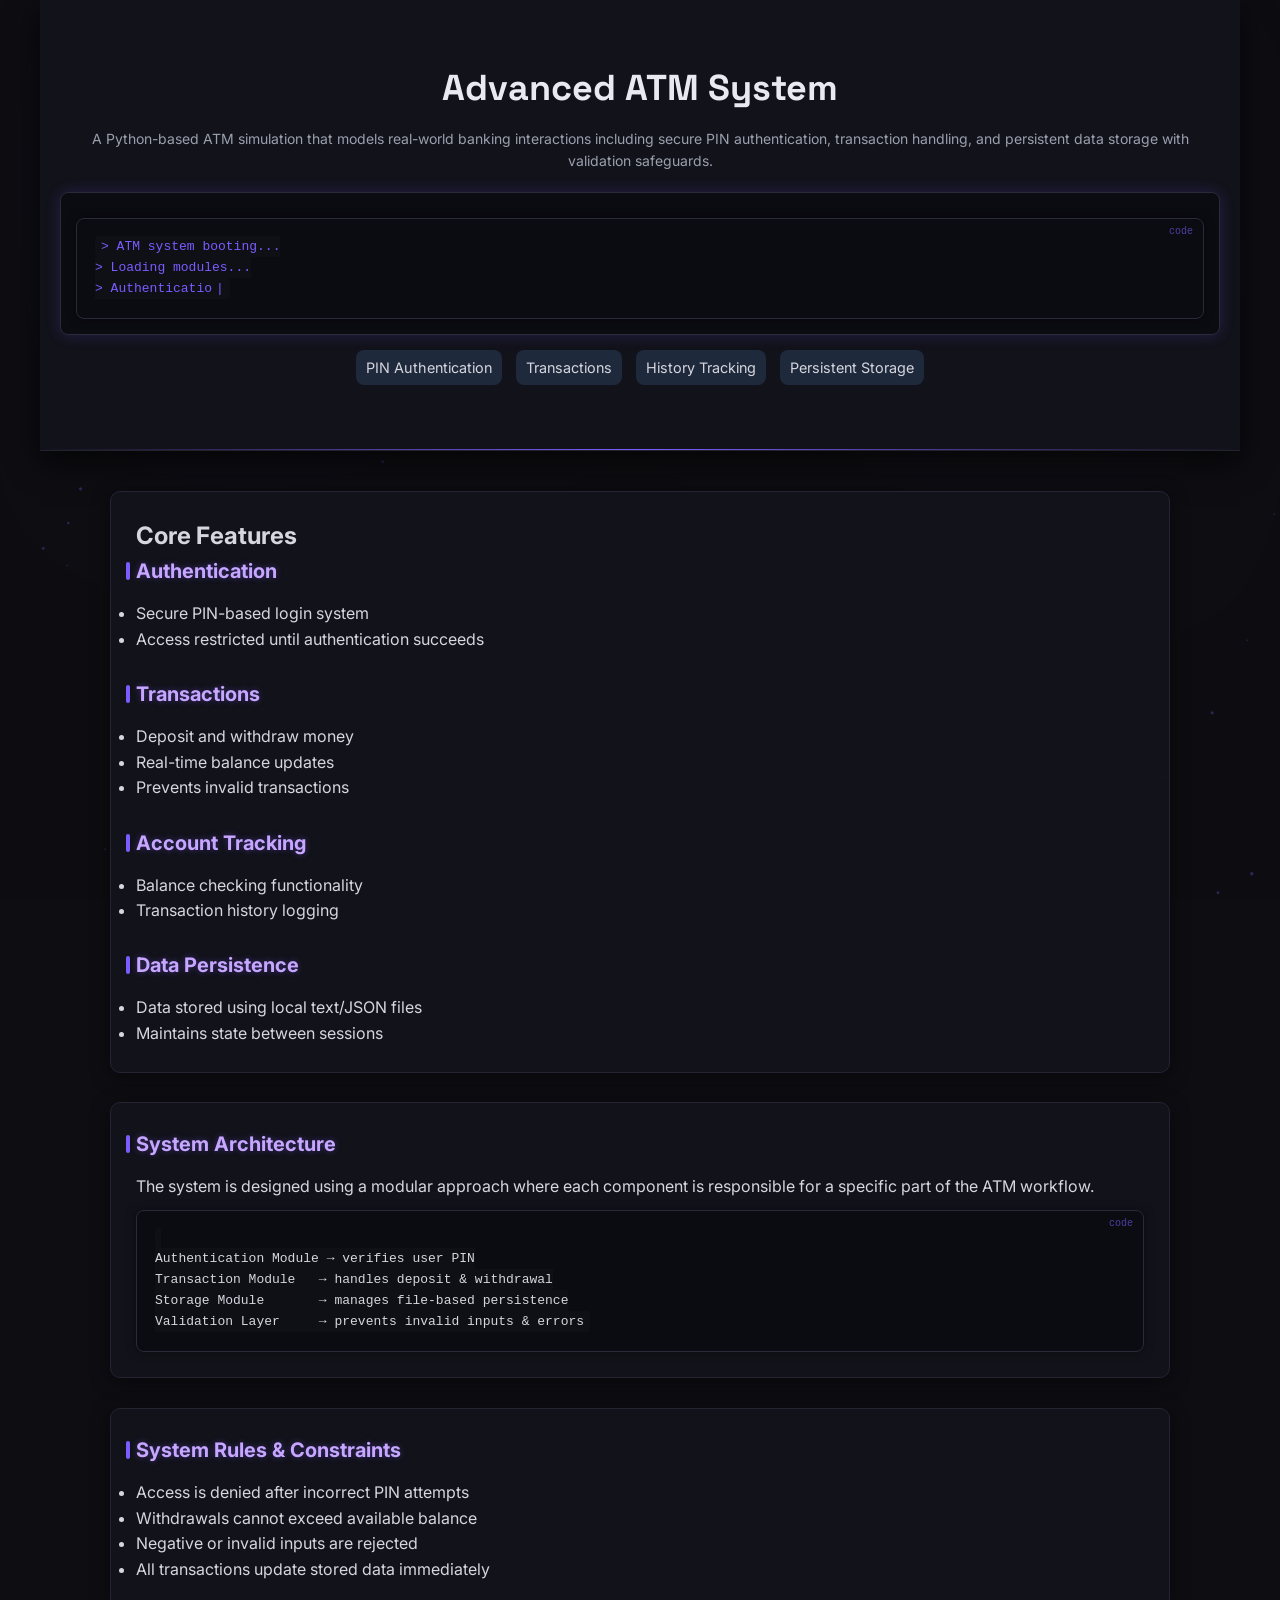
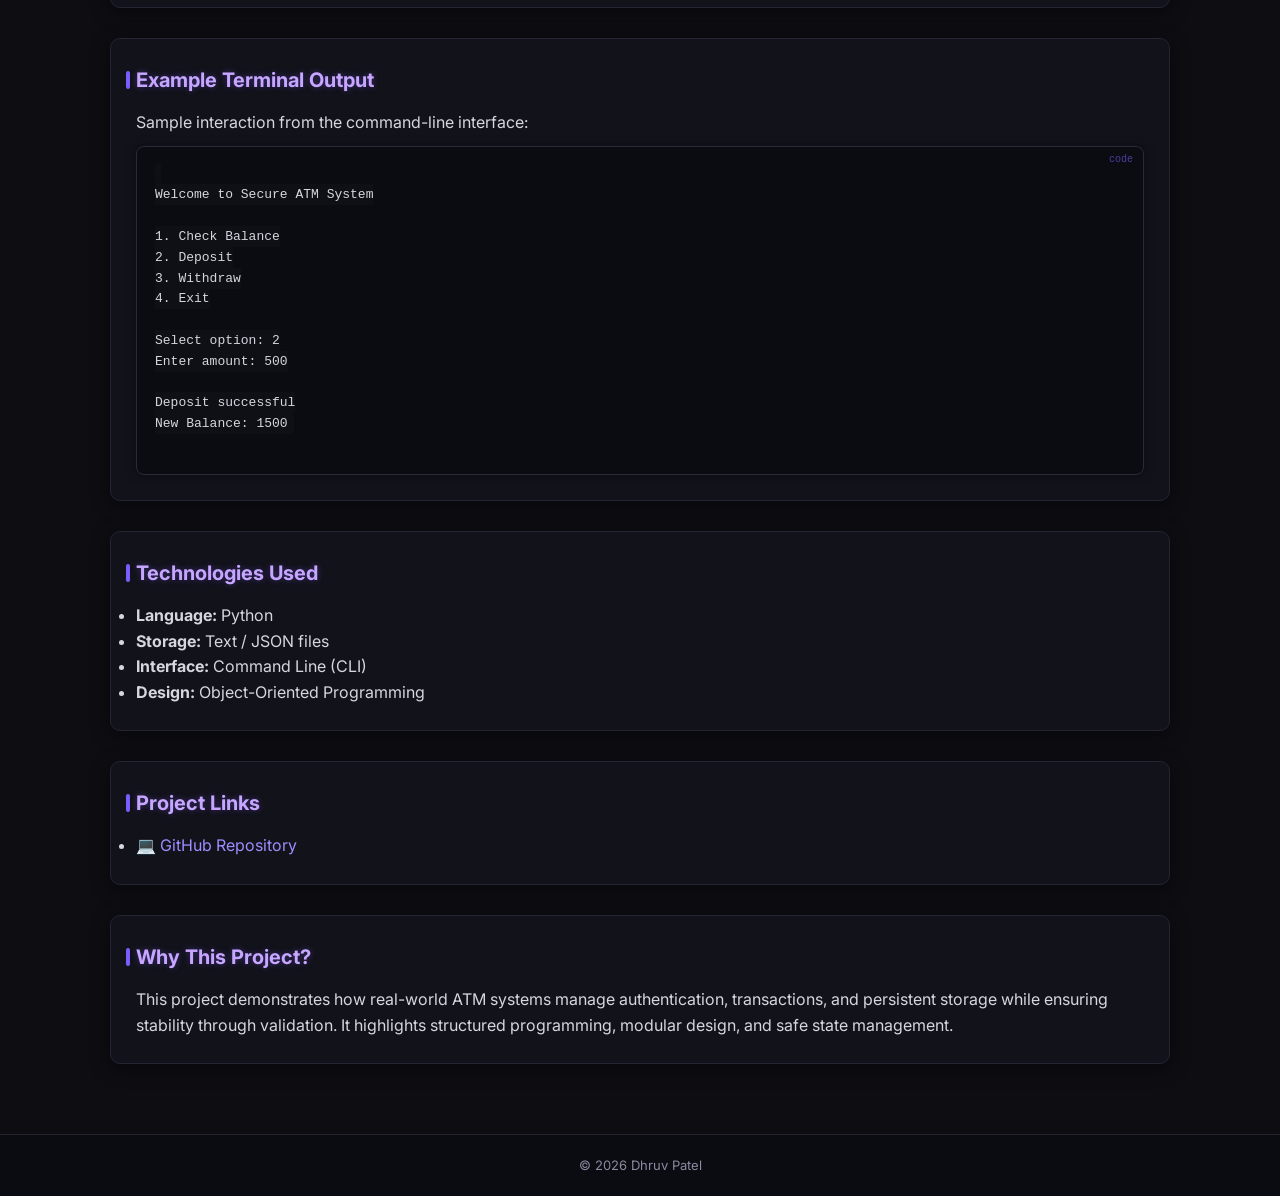
<file: atm.html>
<!DOCTYPE html>
<html lang="en">

<head>
    <meta charset="UTF-8">
    <meta name="viewport" content="width=device-width, initial-scale=1.0">
    <title>Advanced ATM System</title>
    <link rel="stylesheet" href="style.css">
</head>

<body>

    <canvas id="particles"></canvas>

    <header>

        <h1>Advanced ATM System</h1>

        <p>
            A Python-based ATM simulation that models real-world banking interactions including secure PIN authentication,
            transaction handling, and persistent data storage with validation safeguards.
        </p>

        <div class="terminal">
            <pre><code id="typing"></code></pre>
        </div>

        <div class="badges">
            <span>PIN Authentication</span>
            <span>Transactions</span>
            <span>History Tracking</span>
            <span>Persistent Storage</span>
        </div>

    </header>

    <main>

        <section id="feature">

            <h1>Core Features</h1>

            <h2>Authentication</h2>
            <ul>
                <li>Secure PIN-based login system</li>
                <li>Access restricted until authentication succeeds</li>
            </ul>

            <br>

            <h2>Transactions</h2>
            <ul>
                <li>Deposit and withdraw money</li>
                <li>Real-time balance updates</li>
                <li>Prevents invalid transactions</li>
            </ul>

            <br>

            <h2>Account Tracking</h2>
            <ul>
                <li>Balance checking functionality</li>
                <li>Transaction history logging</li>
            </ul>

            <br>

            <h2>Data Persistence</h2>
            <ul>
                <li>Data stored using local text/JSON files</li>
                <li>Maintains state between sessions</li>
            </ul>

        </section>

        <section id="working">

            <h2>System Architecture</h2>

            <p>
                The system is designed using a modular approach where each component is responsible
                for a specific part of the ATM workflow.
            </p>

<pre><code>
Authentication Module → verifies user PIN
Transaction Module   → handles deposit & withdrawal
Storage Module       → manages file-based persistence
Validation Layer     → prevents invalid inputs & errors
</code></pre>

        </section>

        <section id="rules">

            <h2>System Rules & Constraints</h2>

            <ul>
                <li>Access is denied after incorrect PIN attempts</li>
                <li>Withdrawals cannot exceed available balance</li>
                <li>Negative or invalid inputs are rejected</li>
                <li>All transactions update stored data immediately</li>
            </ul>

        </section>

        <section id="output">

            <h2>Example Terminal Output</h2>

            <p>Sample interaction from the command-line interface:</p>

<pre>
<code>
Welcome to Secure ATM System

1. Check Balance
2. Deposit
3. Withdraw
4. Exit

Select option: 2
Enter amount: 500

Deposit successful
New Balance: 1500
</code>
</pre>

        </section>

        <section id="techused">
            
            <h2>Technologies Used</h2>

            <ul>
                <li><strong>Language:</strong> Python</li>
                <li><strong>Storage:</strong> Text / JSON files</li>
                <li><strong>Interface:</strong> Command Line (CLI)</li>
                <li><strong>Design:</strong> Object-Oriented Programming</li>
            </ul>

        </section>

        <section id="link">

            <h2>Project Links</h2>

            <ul>
                <li>
                    <a href="https://github.com/Dhruv-Cmds/An-Advance-Atm" target="_blank">
                        💻 GitHub Repository
                    </a>
                </li>
            </ul>

        </section>

        <section id="why">

            <h2>Why This Project?</h2>

            <p>
                This project demonstrates how real-world ATM systems manage authentication,
                transactions, and persistent storage while ensuring stability through validation.
                It highlights structured programming, modular design, and safe state management.
            </p>

        </section>

    </main>

    <footer>
        <p>© <time datetime="2026">2026</time> Dhruv Patel</p>
    </footer>

    <!-- PARTICLES -->
    <script>
    const canvas = document.getElementById("particles");
    const ctx = canvas.getContext("2d");

    canvas.width = window.innerWidth;
    canvas.height = window.innerHeight;

    let particles = [];

    for(let i=0;i<80;i++){
        particles.push({
            x: Math.random()*canvas.width,
            y: Math.random()*canvas.height,
            r: Math.random()*2,
            dx: (Math.random()-0.5)*0.5,
            dy: (Math.random()-0.5)*0.5
        });
    }

    function draw(){
        ctx.clearRect(0,0,canvas.width,canvas.height);

        particles.forEach(p=>{
            ctx.beginPath();
            ctx.arc(p.x,p.y,p.r,0,Math.PI*2);
            ctx.fillStyle="#7b5cff";
            ctx.fill();

            p.x += p.dx;
            p.y += p.dy;

            if(p.x<0||p.x>canvas.width) p.dx*=-1;
            if(p.y<0||p.y>canvas.height) p.dy*=-1;
        });

        requestAnimationFrame(draw);
    }

    draw();
    </script>

    <!-- TERMINAL TYPING -->
    <script>
    const text = [
    "> ATM system booting...",
    "> Loading modules...",
    "> Authentication ✓",
    "> Transactions ✓",
    "> Ready."
    ];

    let i=0,j=0;
    const el=document.getElementById("typing");

    function type(){
    if(i<text.length){
        if(j<text[i].length){
            el.innerHTML += text[i].charAt(j);
            j++;
            setTimeout(type,30);
        } else {
            el.innerHTML += "\n";
            i++; j=0;
            setTimeout(type,200);
        }
    }
    }

    type();
    </script>

</body>
</html>
</file>
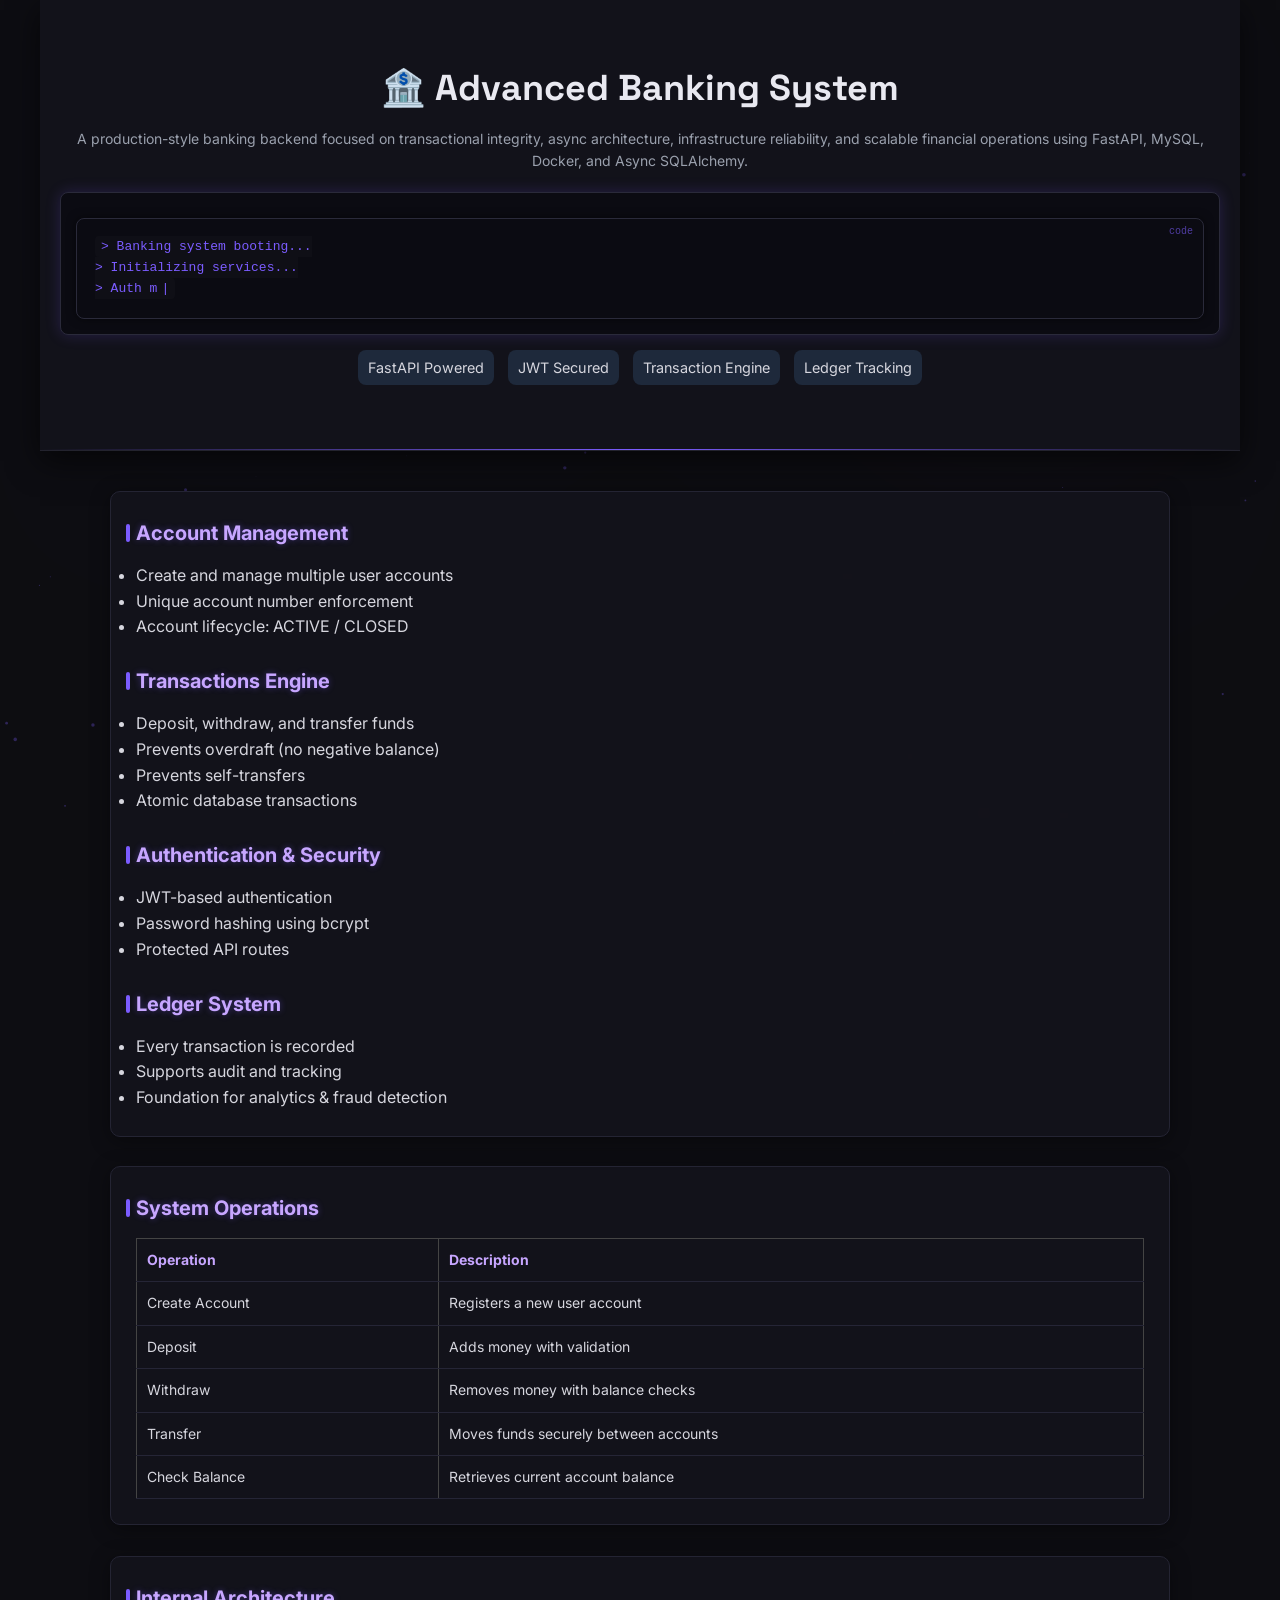
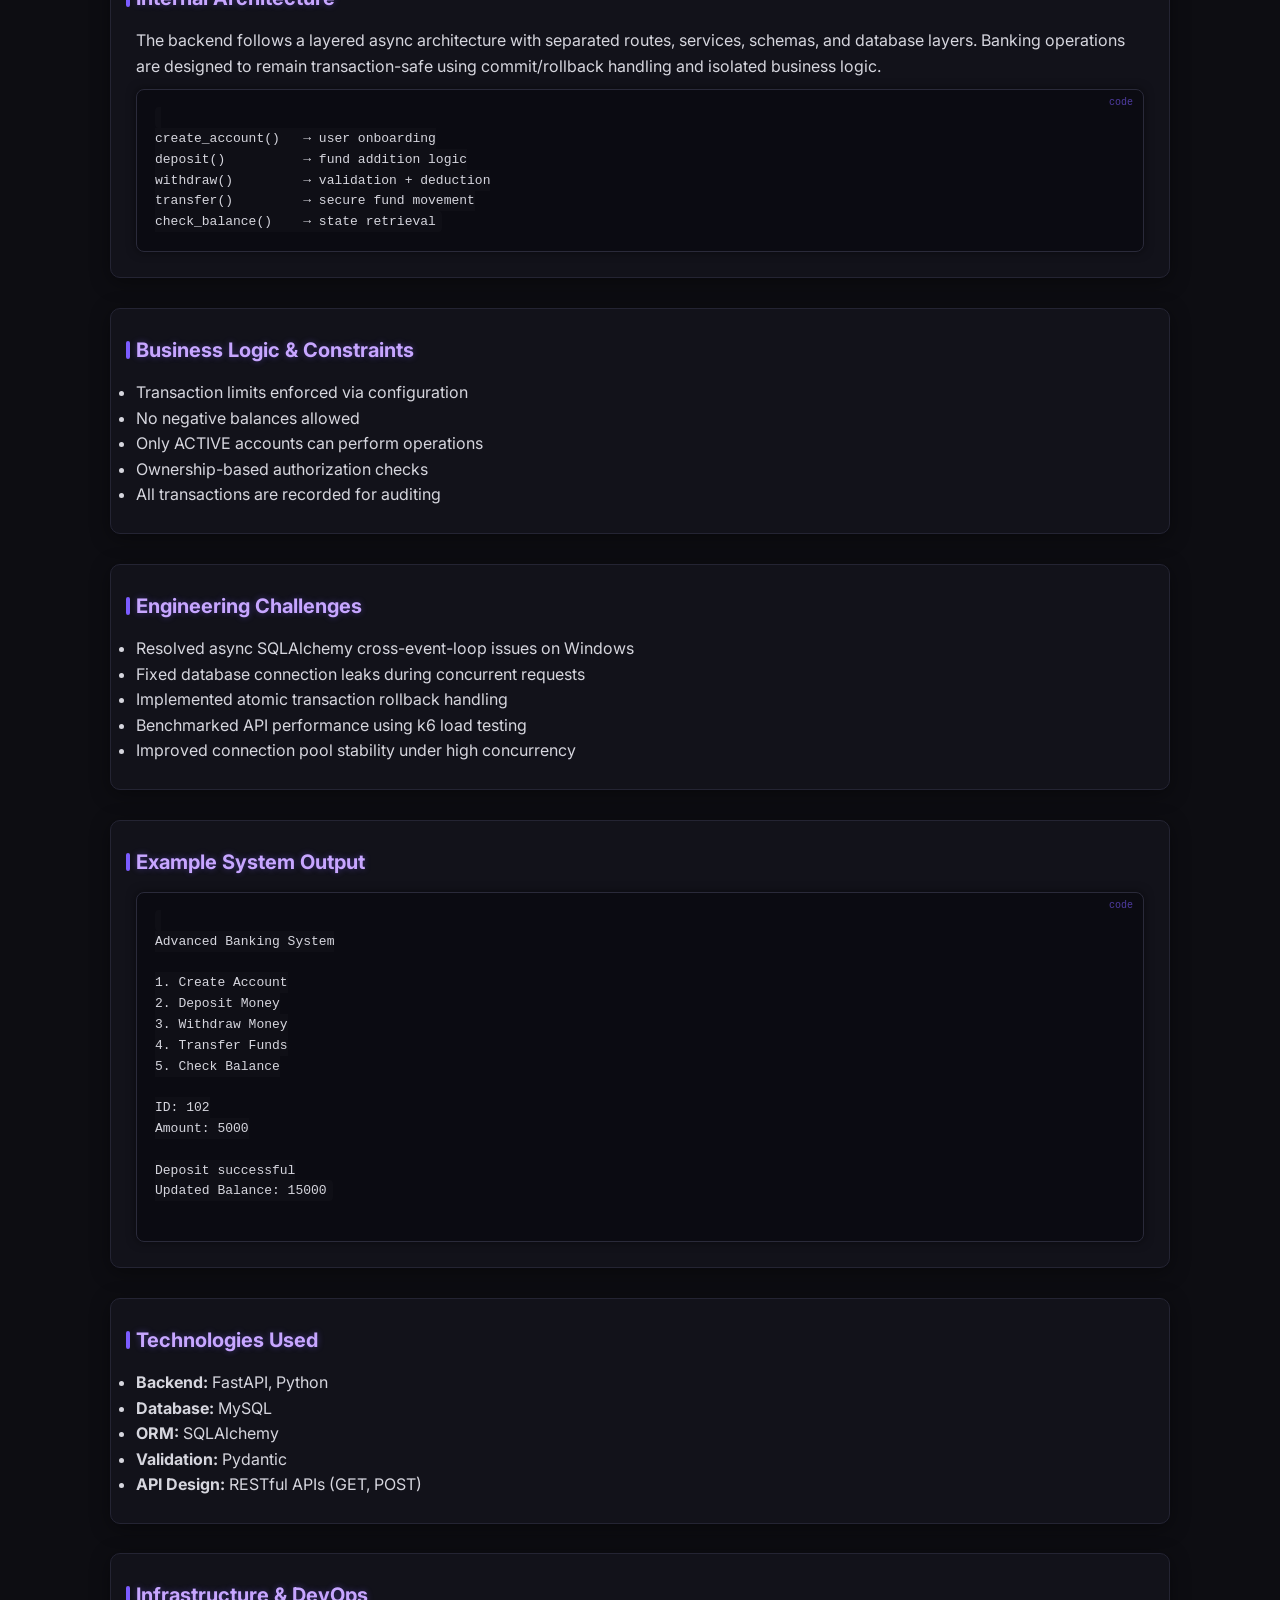
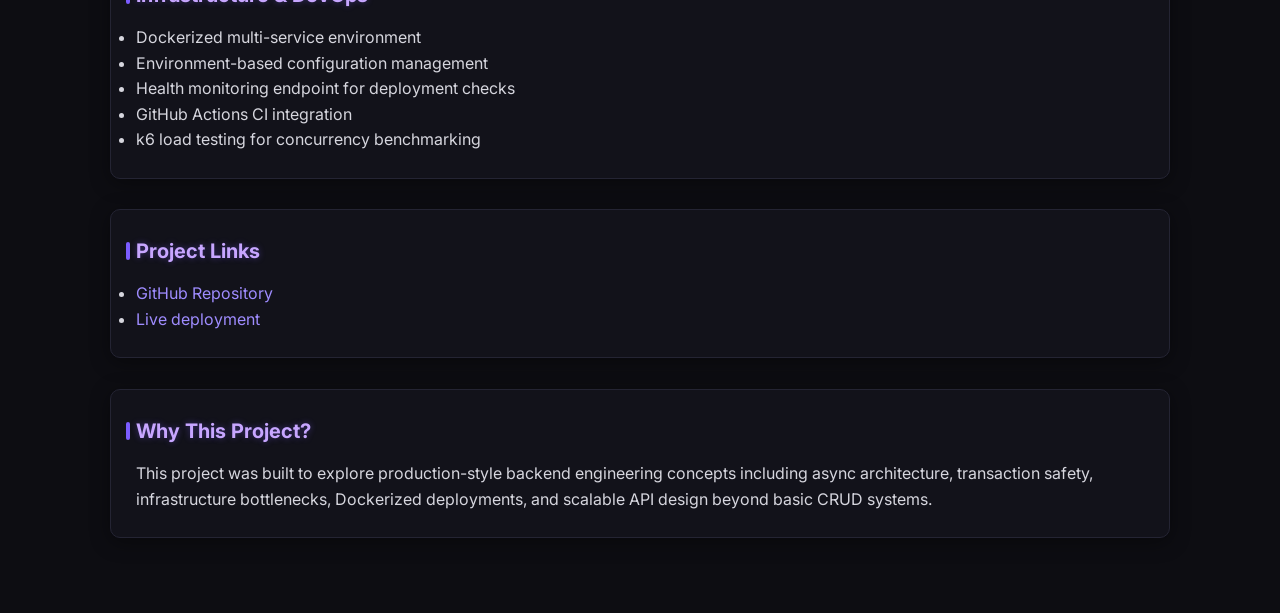
<file: bankingsystem.html>
<!DOCTYPE html>
<html lang="en">

<head>
    <meta charset="UTF-8">
    <meta name="viewport" content="width=device-width, initial-scale=1.0">
    <title>About Banking System</title>
    <link rel="stylesheet" href="style.css">
</head>

<body>

    <canvas id="particles"></canvas>

    <header>

        <h1>🏦 Advanced Banking System</h1>

        <p>
            A production-style banking backend focused on transactional integrity, async architecture, infrastructure reliability,
            and scalable financial operations using FastAPI, MySQL, Docker, and Async SQLAlchemy.
        </p>

        <div class="terminal">
            <pre><code id="typing"></code></pre>
        </div>

        <div class="badges">
            <span>FastAPI Powered</span>
            <span>JWT Secured</span>
            <span>Transaction Engine</span>
            <span>Ledger Tracking</span
        </div>

    </header>

    <main>

        <section id="feature">

            <h2>Account Management</h2>

            <ul>
                <li>Create and manage multiple user accounts</li>
                <li>Unique account number enforcement</li>
                <li>Account lifecycle: ACTIVE / CLOSED</li>
            </ul>

            <br>

            <h2>Transactions Engine</h2>

            <ul>
                <li>Deposit, withdraw, and transfer funds</li>
                <li>Prevents overdraft (no negative balance)</li>
                <li>Prevents self-transfers</li>
                <li>Atomic database transactions</li>
            </ul>

            <br>

            <h2>Authentication & Security</h2>

            <ul>
                <li>JWT-based authentication</li>
                <li>Password hashing using bcrypt</li>
                <li>Protected API routes</li>
            </ul>

            <br>

            <h2>Ledger System</h2>

            <ul>
                <li>Every transaction is recorded</li>
                <li>Supports audit and tracking</li>
                <li>Foundation for analytics & fraud detection</li>
            </ul>

        </section>

        <section id="cmds">

            <h2>System Operations</h2>

            <table>
                <tr>
                    <th>Operation</th>
                    <th>Description</th>
                </tr>
                <tr>
                    <td>Create Account</td>
                    <td>Registers a new user account</td>
                </tr>
                <tr>
                    <td>Deposit</td>
                    <td>Adds money with validation</td>
                </tr>
                <tr>
                    <td>Withdraw</td>
                    <td>Removes money with balance checks</td>
                </tr>
                <tr>
                    <td>Transfer</td>
                    <td>Moves funds securely between accounts</td>
                </tr>
                <tr>
                    <td>Check Balance</td>
                    <td>Retrieves current account balance</td>
                </tr>
            </table>

        </section>

        <section id="working">

            <h2>Internal Architecture</h2>

            <p>
                The backend follows a layered async architecture with separated routes, services, schemas, and database layers.
                Banking operations are designed to remain transaction-safe using commit/rollback handling and isolated business logic.
            </p>

<pre><code>
create_account()   → user onboarding
deposit()          → fund addition logic
withdraw()         → validation + deduction
transfer()         → secure fund movement
check_balance()    → state retrieval
</code></pre>

        </section>

        <section id="rules">

            <h2>Business Logic & Constraints</h2>

            <ul>
                <li>Transaction limits enforced via configuration</li>
                <li>No negative balances allowed</li>
                <li>Only ACTIVE accounts can perform operations</li>
                <li>Ownership-based authorization checks</li>
                <li>All transactions are recorded for auditing</li>
            </ul>

        </section>

        <section id="engineering">

            <h2>Engineering Challenges</h2>

            <ul>
                <li>Resolved async SQLAlchemy cross-event-loop issues on Windows</li>
                <li>Fixed database connection leaks during concurrent requests</li>
                <li>Implemented atomic transaction rollback handling</li>
                <li>Benchmarked API performance using k6 load testing</li>
                <li>Improved connection pool stability under high concurrency</li>
            </ul>

        </section>

        <section id="output">

            <h2>Example System Output</h2>

<pre>
<code>
Advanced Banking System

1. Create Account
2. Deposit Money
3. Withdraw Money
4. Transfer Funds
5. Check Balance

ID: 102
Amount: 5000

Deposit successful
Updated Balance: 15000
</code>
</pre>

        </section>

        <section id="techused">

            <h2>Technologies Used</h2>

            <ul>
                <li><strong>Backend:</strong> FastAPI, Python</li>
                <li><strong>Database:</strong> MySQL</li>
                <li><strong>ORM:</strong> SQLAlchemy</li>
                <li><strong>Validation:</strong> Pydantic</li>
                <li><strong>API Design:</strong> RESTful APIs (GET, POST)</li>
            </ul>

        </section>

        <section id="infra">

            <h2>Infrastructure & DevOps</h2>

            <ul>
                <li>Dockerized multi-service environment</li>
                <li>Environment-based configuration management</li>
                <li>Health monitoring endpoint for deployment checks</li>
                <li>GitHub Actions CI integration</li>
                <li>k6 load testing for concurrency benchmarking</li>
            </ul>

        </section>

        <section id="link">

            <h2>Project Links</h2>

            <ul>
                <li>
                    <a href="https://github.com/Dhruv-Cmds/fastapi-banking-system" target="_blank">
                        GitHub Repository
                    </a>
                </li>
                <li>
                    <a href="https://bank.dhruvcore.com/" target="_blank">
                        Live deployment
                    </a>
                </li>
            </ul>

        </section>

        <section id="why">

            <h2>Why This Project?</h2>

            <p>
                This project was built to explore production-style backend engineering concepts including async architecture,
                transaction safety, infrastructure bottlenecks, Dockerized deployments, and scalable API design beyond basic CRUD systems.
            </p>

        </section>

    </main>

    <p>
        Backend Engineering Portfolio • Dhruv Patel • FastAPI • Systems Design • Async Architecture
    </p>

    <!-- PARTICLES -->
    <script>
    const canvas = document.getElementById("particles");
    const ctx = canvas.getContext("2d");

    canvas.width = window.innerWidth;
    canvas.height = window.innerHeight;

    let particles = [];

    for(let i=0;i<80;i++){
        particles.push({
            x: Math.random()*canvas.width,
            y: Math.random()*canvas.height,
            r: Math.random()*2,
            dx: (Math.random()-0.5)*0.5,
            dy: (Math.random()-0.5)*0.5
        });
    }

    function draw(){
        ctx.clearRect(0,0,canvas.width,canvas.height);

        particles.forEach(p=>{
            ctx.beginPath();
            ctx.arc(p.x,p.y,p.r,0,Math.PI*2);
            ctx.fillStyle="#7b5cff";
            ctx.fill();

            p.x += p.dx;
            p.y += p.dy;

            if(p.x<0||p.x>canvas.width) p.dx*=-1;
            if(p.y<0||p.y>canvas.height) p.dy*=-1;
        });

        requestAnimationFrame(draw);
    }

    draw();
    </script>

    <!-- TERMINAL -->
    <script>
    const text = [
    "> Banking system booting...",
    "> Initializing services...",
    "> Auth module ✓",
    "> Transactions ✓",
    "> Ready."
    ];

    let i=0,j=0;
    const el=document.getElementById("typing");

    function type(){
    if(i<text.length){
        if(j<text[i].length){
            el.innerHTML += text[i].charAt(j);
            j++;
            setTimeout(type,30);
        } else {
            el.innerHTML += "\n";
            i++; j=0;
            setTimeout(type,200);
        }
    }
    }

    type();
    </script>

</body>

</html>
</file>
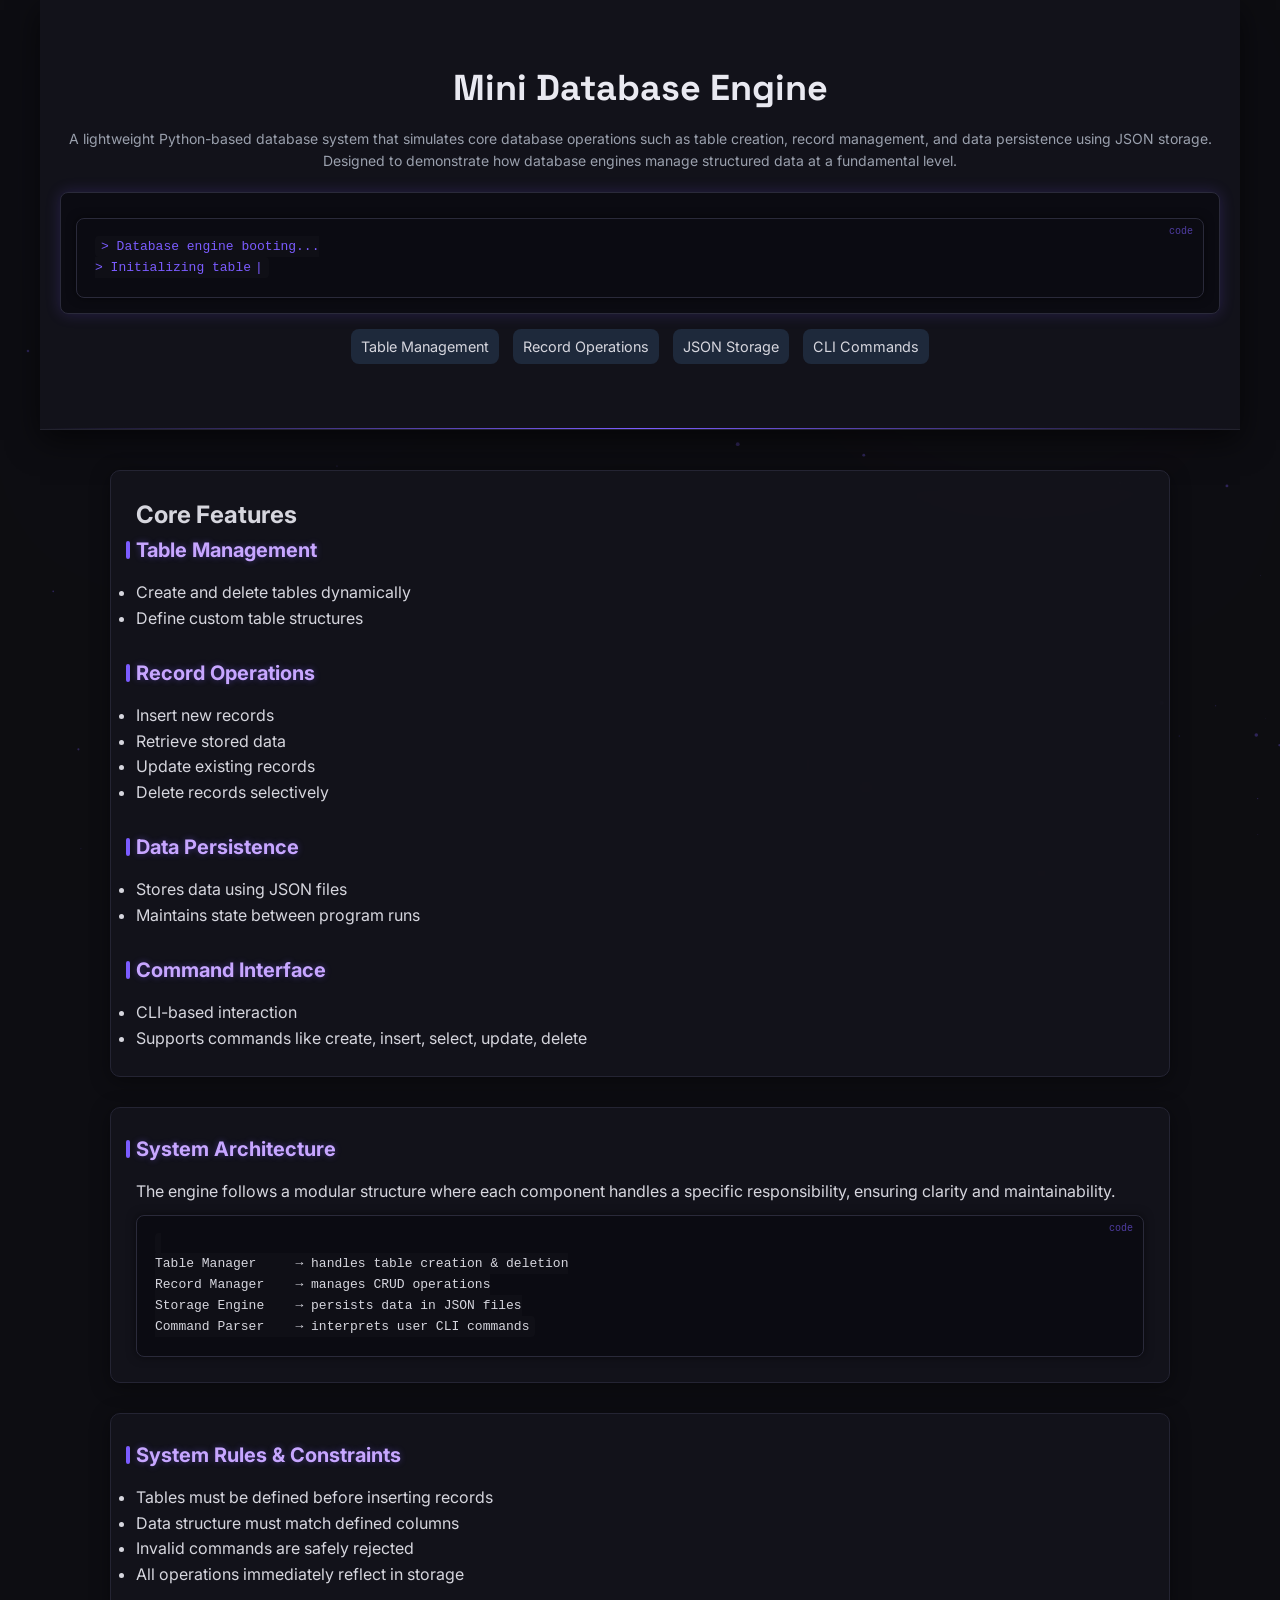
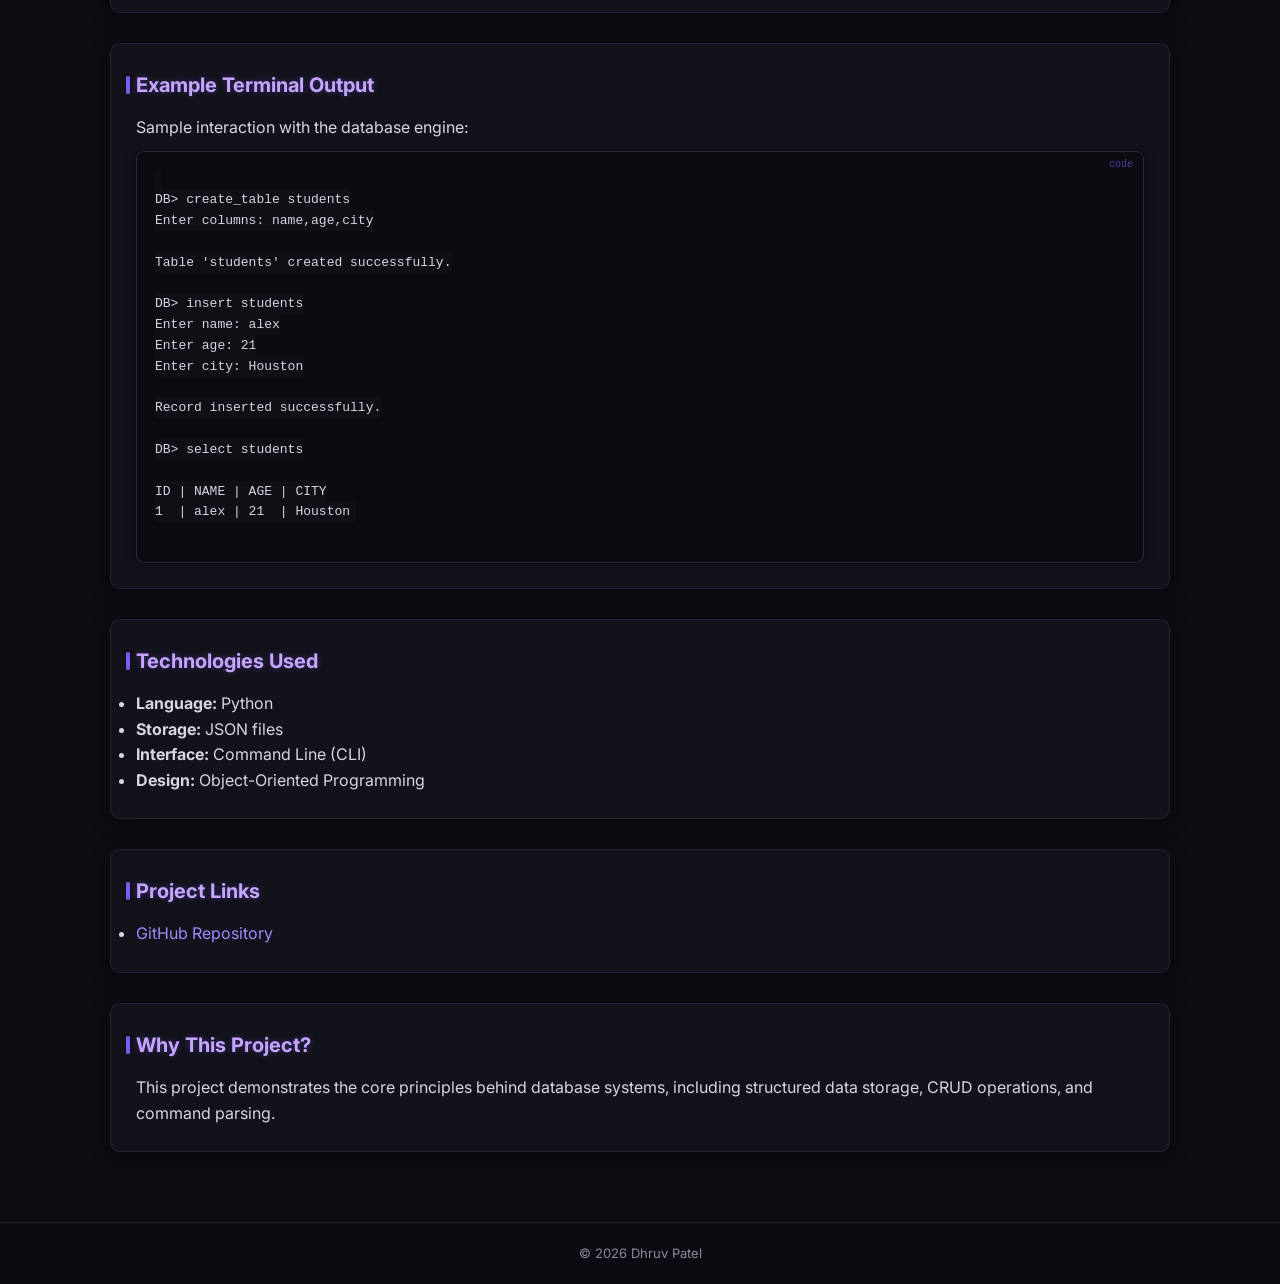
<file: db.html>
<!DOCTYPE html>

<html lang="en">

<head>
    <meta charset="UTF-8">
    <meta name="viewport" content="width=device-width, initial-scale=1.0">
    <title>Mini Database Engine</title>
    <link rel="stylesheet" href="style.css">
</head>

<body>

    <canvas id="particles"></canvas>

    <header>

        <h1>Mini Database Engine</h1>

        <p>
            A lightweight Python-based database system that simulates core database operations
            such as table creation, record management, and data persistence using JSON storage.
            Designed to demonstrate how database engines manage structured data at a fundamental level.
        </p>

        <div class="terminal">
            <pre><code id="typing"></code></pre>
        </div>

        <div class="badges">
            <span>Table Management</span>
            <span>Record Operations</span>
            <span>JSON Storage</span>
            <span>CLI Commands</span>
        </div>

    </header>

    <main>

        <section id="feature">

            <h1>Core Features</h1>

            <h2>Table Management</h2>

            <ul>
                <li>Create and delete tables dynamically</li>
                <li>Define custom table structures</li>
            </ul>

            <br>

            <h2>Record Operations</h2>

            <ul>
                <li>Insert new records</li>
                <li>Retrieve stored data</li>
                <li>Update existing records</li>
                <li>Delete records selectively</li>
            </ul>

            <br>

            <h2>Data Persistence</h2>

            <ul>
                <li>Stores data using JSON files</li>
                <li>Maintains state between program runs</li>
            </ul>

            <br>

            <h2>Command Interface</h2>

            <ul>
                <li>CLI-based interaction</li>
                <li>Supports commands like create, insert, select, update, delete</li>
            </ul>

        </section>

        <section id="working">

            <h2>System Architecture</h2>

            <p>
                The engine follows a modular structure where each component handles a specific
                responsibility, ensuring clarity and maintainability.
            </p>

<pre><code>
Table Manager     → handles table creation & deletion
Record Manager    → manages CRUD operations
Storage Engine    → persists data in JSON files
Command Parser    → interprets user CLI commands
</code></pre>

        </section>

        <section id="rules">

            <h2>System Rules & Constraints</h2>

            <ul>
                <li>Tables must be defined before inserting records</li>
                <li>Data structure must match defined columns</li>
                <li>Invalid commands are safely rejected</li>
                <li>All operations immediately reflect in storage</li>
            </ul>

        </section>

        <section id="output">

            <h2>Example Terminal Output</h2>

            <p>Sample interaction with the database engine:</p>

<pre>
<code>
DB> create_table students
Enter columns: name,age,city

Table 'students' created successfully.

DB> insert students
Enter name: alex
Enter age: 21
Enter city: Houston

Record inserted successfully.

DB> select students

ID | NAME | AGE | CITY
1  | alex | 21  | Houston
</code>
</pre>

        </section>

        <section id="techused">

            <h2>Technologies Used</h2>

            <ul>
                <li><strong>Language:</strong> Python</li>
                <li><strong>Storage:</strong> JSON files</li>
                <li><strong>Interface:</strong> Command Line (CLI)</li>
                <li><strong>Design:</strong> Object-Oriented Programming</li>
            </ul>

        </section>

        <section id="link">

            <h2>Project Links</h2>

            <ul>
                <li>
                    <a href="https://github.com/Dhruv-Cmds/MiniDataBase" target="_blank">
                        GitHub Repository
                    </a>
                </li>
            </ul>

        </section>

        <section id="why">

            <h2>Why This Project?</h2>

            <p>
                This project demonstrates the core principles behind database systems,
                including structured data storage, CRUD operations, and command parsing.
            </p>

        </section>

    </main>

    <footer>
        <p>© <time datetime="2026">2026</time> Dhruv Patel</p>
    </footer>

    <!-- PARTICLES -->
    <script>
    const canvas = document.getElementById("particles");
    const ctx = canvas.getContext("2d");

    canvas.width = window.innerWidth;
    canvas.height = window.innerHeight;

    let particles = [];

    for(let i=0;i<80;i++){
        particles.push({
            x: Math.random()*canvas.width,
            y: Math.random()*canvas.height,
            r: Math.random()*2,
            dx: (Math.random()-0.5)*0.5,
            dy: (Math.random()-0.5)*0.5
        });
    }

    function draw(){
        ctx.clearRect(0,0,canvas.width,canvas.height);

        particles.forEach(p=>{
            ctx.beginPath();
            ctx.arc(p.x,p.y,p.r,0,Math.PI*2);
            ctx.fillStyle="#7b5cff";
            ctx.fill();

            p.x += p.dx;
            p.y += p.dy;

            if(p.x<0||p.x>canvas.width) p.dx*=-1;
            if(p.y<0||p.y>canvas.height) p.dy*=-1;
        });

        requestAnimationFrame(draw);
    }

    draw();
    </script>

    <!-- TERMINAL -->
    <script>
    const text = [
    "> Database engine booting...",
    "> Initializing tables...",
    "> Storage system ✓",
    "> Command parser ✓",
    "> Ready."
    ];

    let i=0,j=0;
    const el=document.getElementById("typing");

    function type(){
    if(i<text.length){
        if(j<text[i].length){
            el.innerHTML += text[i].charAt(j);
            j++;
            setTimeout(type,30);
        } else {
            el.innerHTML += "\n";
            i++; j=0;
            setTimeout(type,200);
        }
    }
    }

    type();
    </script>

</body>

</html>
</file>
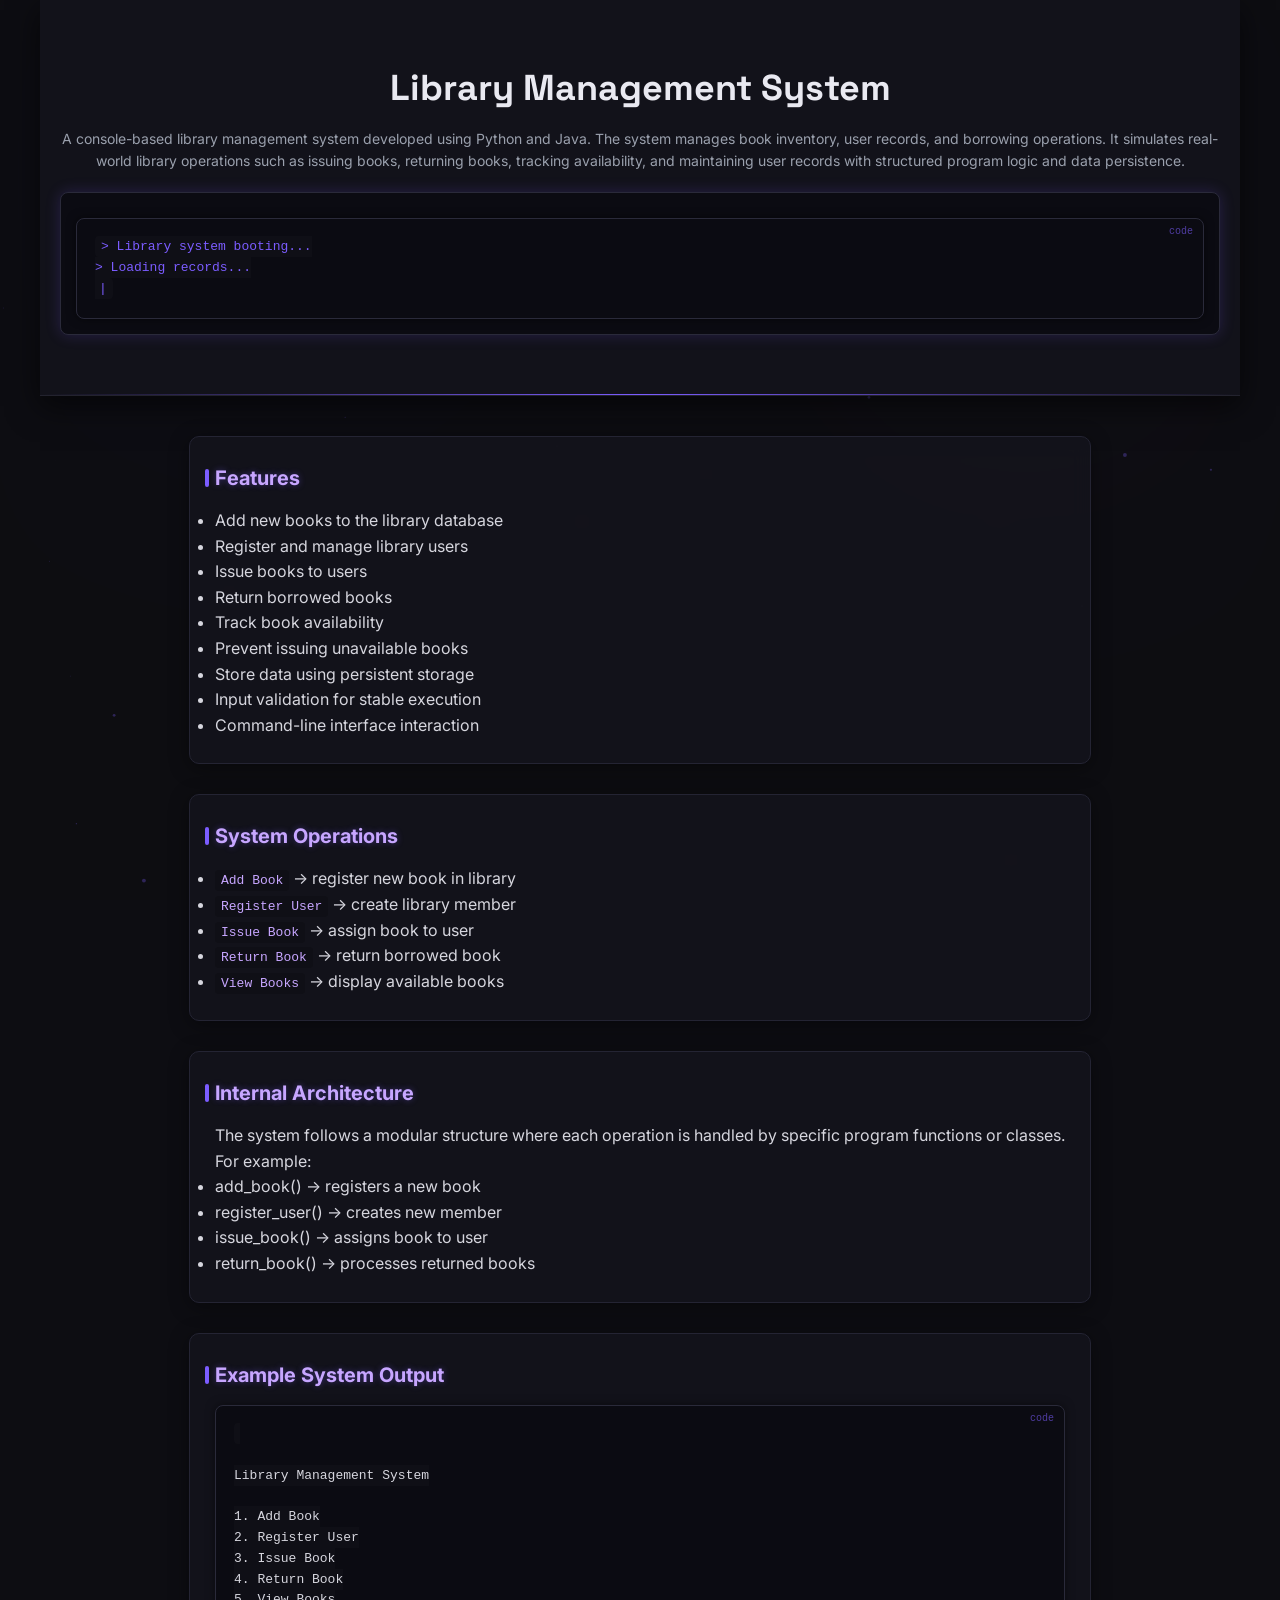
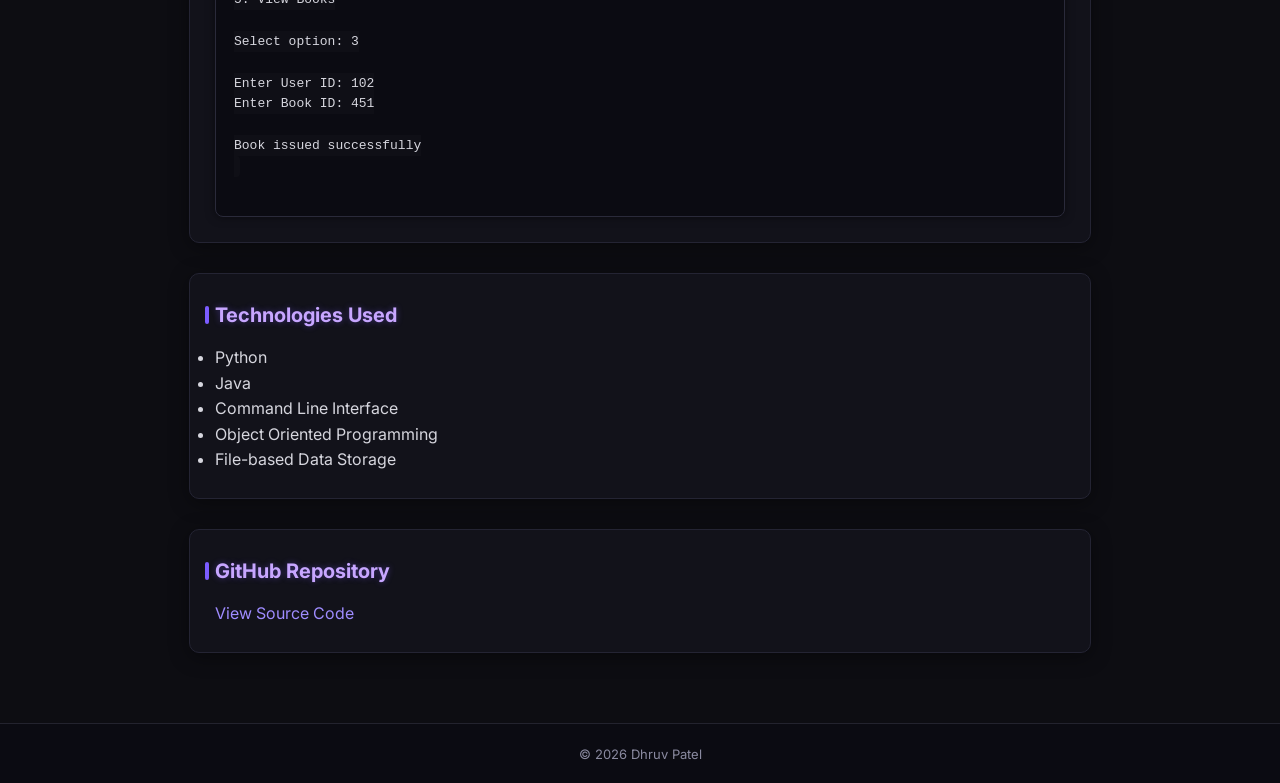
<file: library.html>
<!DOCTYPE html>
<html lang="en">
<head>
    <meta charset="UTF-8">
    <meta name="viewport" content="width=device-width, initial-scale=1.0">
    <title>About Library Management System</title>
    <link rel="stylesheet" href="style.css">
</head>

<body>

    <canvas id="particles"></canvas>
    
    <header>
        
        <h1>Library Management System</h1>

        <p>
            A console-based library management system developed using Python and Java.
            The system manages book inventory, user records, and borrowing operations.

            It simulates real-world library operations such as issuing books,
            returning books, tracking availability, and maintaining user records
            with structured program logic and data persistence.
        </p>

        <div class="terminal">
<pre><code id="typing"></code></pre>
</div>

    </header>

    <main>

        <section id="feature">

            <h2>Features</h2>
            
            <ul>
     
             <li>Add new books to the library database</li>
             <li>Register and manage library users</li>
             <li>Issue books to users</li>
             <li>Return borrowed books</li>
             <li>Track book availability</li>
             <li>Prevent issuing unavailable books</li>
             <li>Store data using persistent storage</li>
             <li>Input validation for stable execution</li>
             <li>Command-line interface interaction</li>
     
            </ul>
            
        </section>

        <section id="cmds">

            <h2>System Operations</h2>
            
            <ul>

                <li><code>Add Book</code> → register new book in library</li>
                <li><code>Register User</code> → create library member</li>
                <li><code>Issue Book</code> → assign book to user</li>
                <li><code>Return Book</code> → return borrowed book</li>
                <li><code>View Books</code> → display available books</li>

            </ul>

        </section>
        
        <section id="working">

            <h2>Internal Architecture</h2>

            <p>
                The system follows a modular structure where each operation
                is handled by specific program functions or classes.
            </p>

            <p>For example:</p>
            
            <ul>

                <li>add_book() → registers a new book</li>
                <li>register_user() → creates new member</li>
                <li>issue_book() → assigns book to user</li>
                <li>return_book() → processes returned books</li>
                
            </ul>

        </section>

        <section id="output">

            <h2>Example System Output</h2>

<pre>
<code>

Library Management System

1. Add Book
2. Register User
3. Issue Book
4. Return Book
5. View Books

Select option: 3

Enter User ID: 102
Enter Book ID: 451

Book issued successfully

</code>
</pre>

        </section>

         <section id="techused">
            
            <h2>Technologies Used</h2>

            <ul>

                <li>Python</li>
                <li>Java</li>
                <li>Command Line Interface</li>
                <li>Object Oriented Programming</li>
                <li>File-based Data Storage</li>

            </ul>

        </section>

         <section id="link">

            <h2>GitHub Repository</h2>
            
            <a href="https://github.com/Dhruv-Cmds/Library-Management" target="_blank">
            View Source Code
            </a>

        </section>

    </main>

    <footer>

        <p>© <time datetime="2026">2026</time> Dhruv Patel</p>

    </footer>

    <script>
// PARTICLES (your existing code)
const canvas = document.getElementById("particles");
const ctx = canvas.getContext("2d");

canvas.width = window.innerWidth;
canvas.height = window.innerHeight;

let particles = [];

for(let i=0;i<80;i++){
    particles.push({
        x: Math.random()*canvas.width,
        y: Math.random()*canvas.height,
        r: Math.random()*2,
        dx: (Math.random()-0.5)*0.5,
        dy: (Math.random()-0.5)*0.5
    });
}

function draw(){
    ctx.clearRect(0,0,canvas.width,canvas.height);

    particles.forEach(p=>{
        ctx.beginPath();
        ctx.arc(p.x,p.y,p.r,0,Math.PI*2);
        ctx.fillStyle="#7b5cff";
        ctx.fill();

        p.x += p.dx;
        p.y += p.dy;

        if(p.x<0||p.x>canvas.width) p.dx*=-1;
        if(p.y<0||p.y>canvas.height) p.dy*=-1;
    });

    requestAnimationFrame(draw);
}

draw();
</script>

<!-- ADD THIS NEW SCRIPT BELOW -->
<script>
const text = [
"> Library system booting...",
"> Loading records...",
"> Book database ✓",
"> User system ✓",
"> Ready."
];

let i=0,j=0;
const el=document.getElementById("typing");

function type(){
if(i<text.length){
    if(j<text[i].length){
        el.innerHTML += text[i].charAt(j);
        j++;
        setTimeout(type,30);
    } else {
        el.innerHTML += "\n";
        i++; j=0;
        setTimeout(type,200);
    }
}
}

type();
</script>

</body>

</html>
</file>
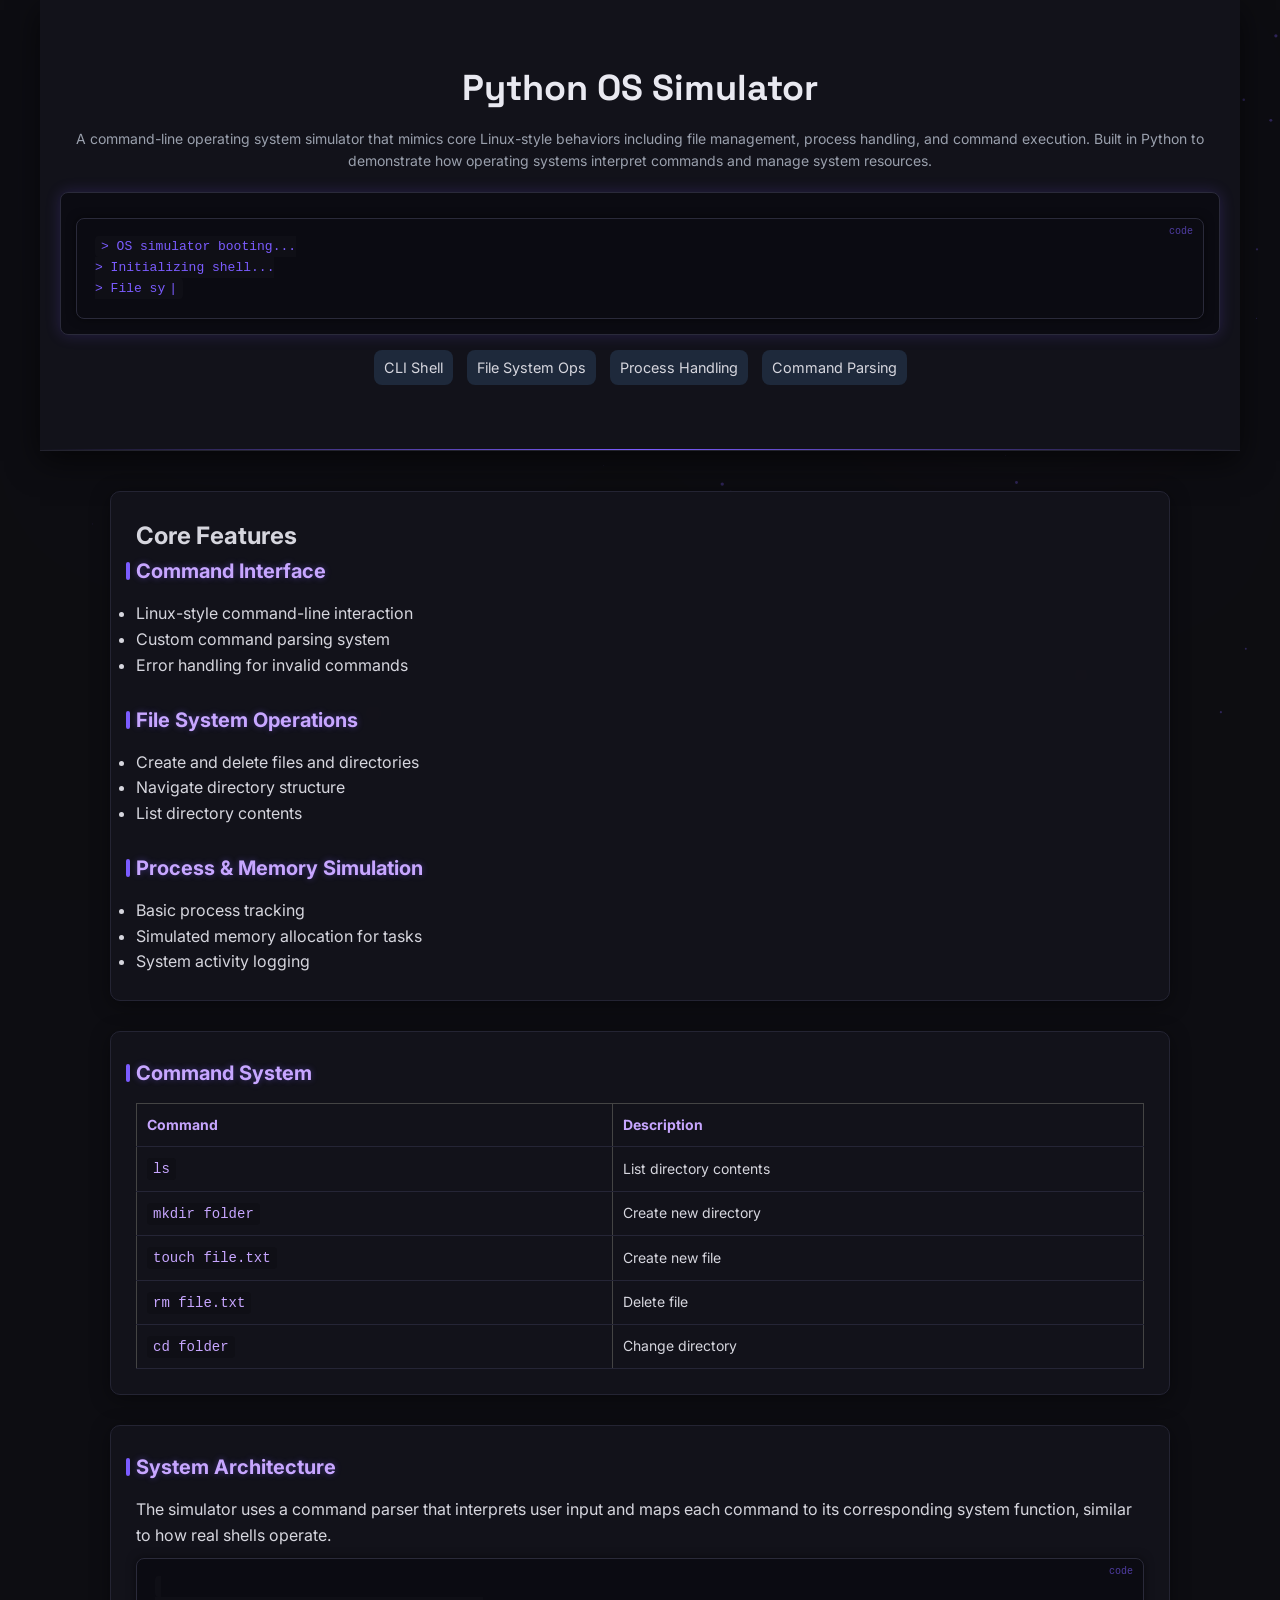
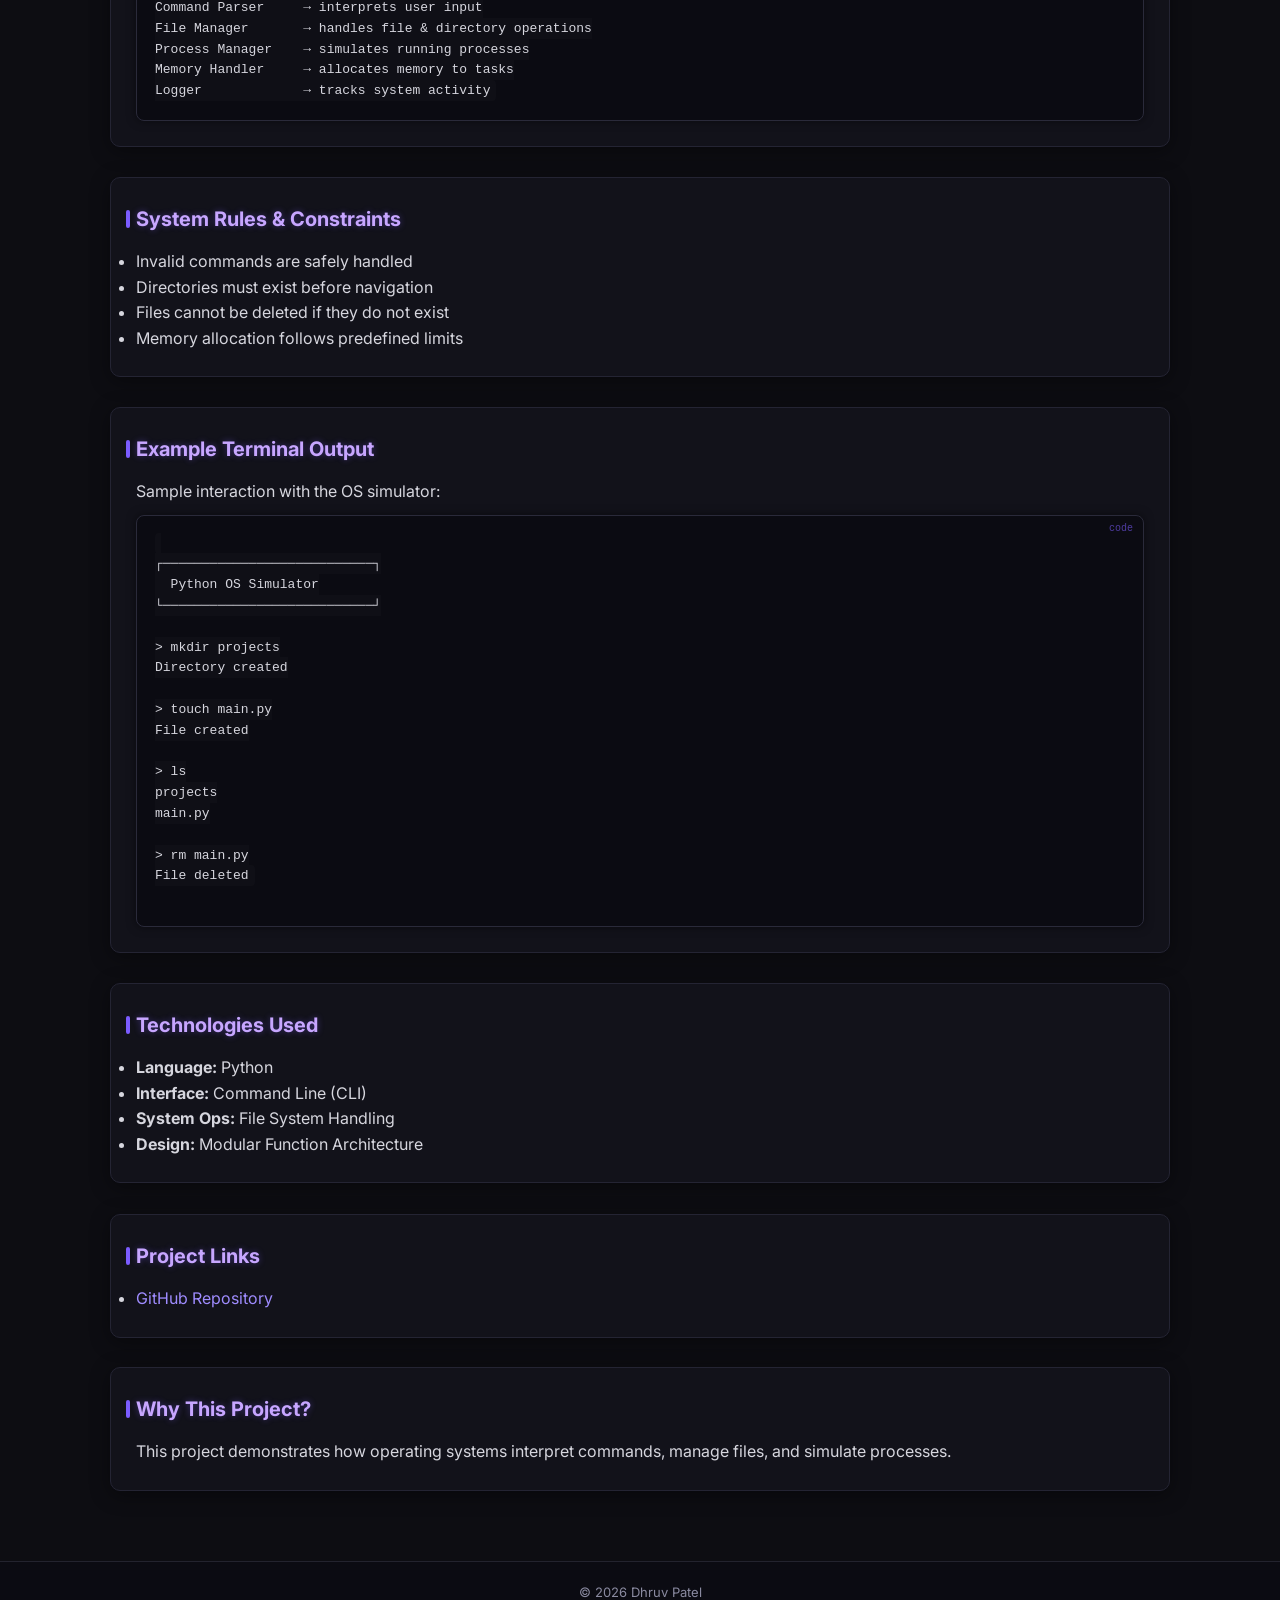
<file: os.html>
<!DOCTYPE html>
<html lang="en">
<head>
    <meta charset="UTF-8">
    <meta name="viewport" content="width=device-width, initial-scale=1.0">
    <title>Python OS Simulator</title>
    <link rel="stylesheet" href="style.css">
</head>

<body>

    <canvas id="particles"></canvas>
    
    <header>
        
        <h1>Python OS Simulator</h1>

        <p>
            A command-line operating system simulator that mimics core Linux-style behaviors including
            file management, process handling, and command execution. Built in Python to demonstrate
            how operating systems interpret commands and manage system resources.
        </p>

        <div class="terminal">
            <pre><code id="typing"></code></pre>
        </div>

        <div class="badges">
            <span>CLI Shell</span>
            <span>File System Ops</span>
            <span>Process Handling</span>
            <span>Command Parsing</span>
        </div>

    </header>

    <main>

        <section id="feature">

            <h1>Core Features</h1>
            
            <h2>Command Interface</h2>

            <ul>
                <li>Linux-style command-line interaction</li>
                <li>Custom command parsing system</li>
                <li>Error handling for invalid commands</li>
            </ul>
            
            <br>

            <h2>File System Operations</h2>

            <ul>
                <li>Create and delete files and directories</li>
                <li>Navigate directory structure</li>
                <li>List directory contents</li>
            </ul>

            <br>

            <h2>Process & Memory Simulation</h2>

            <ul>
                <li>Basic process tracking</li>
                <li>Simulated memory allocation for tasks</li>
                <li>System activity logging</li>
            </ul>

        </section>

        <section id="cmds">

            <h2>Command System</h2>

            <table>
                <tr>
                    <th>Command</th>
                    <th>Description</th>
                </tr>
                <tr>
                    <td><code>ls</code></td>
                    <td>List directory contents</td>
                </tr>
                <tr>
                    <td><code>mkdir folder</code></td>
                    <td>Create new directory</td>
                </tr>
                <tr>
                    <td><code>touch file.txt</code></td>
                    <td>Create new file</td>
                </tr>
                <tr>
                    <td><code>rm file.txt</code></td>
                    <td>Delete file</td>
                </tr>
                <tr>
                    <td><code>cd folder</code></td>
                    <td>Change directory</td>
                </tr>
            </table>

        </section>
        
        <section id="working">

            <h2>System Architecture</h2>

            <p>
                The simulator uses a command parser that interprets user input and maps each command
                to its corresponding system function, similar to how real shells operate.
            </p>

<pre><code>
Command Parser     → interprets user input
File Manager       → handles file & directory operations
Process Manager    → simulates running processes
Memory Handler     → allocates memory to tasks
Logger             → tracks system activity
</code></pre>

        </section>

        <section id="rules">

            <h2>System Rules & Constraints</h2>

            <ul>
                <li>Invalid commands are safely handled</li>
                <li>Directories must exist before navigation</li>
                <li>Files cannot be deleted if they do not exist</li>
                <li>Memory allocation follows predefined limits</li>
            </ul>

        </section>

        <section id="output">

            <h2>Example Terminal Output</h2>

            <p>Sample interaction with the OS simulator:</p>

<pre>
<code>
┌───────────────────────────┐
  Python OS Simulator
└───────────────────────────┘

> mkdir projects
Directory created

> touch main.py
File created

> ls
projects
main.py

> rm main.py
File deleted
</code>
</pre>

        </section>

        <section id="techused">
            
            <h2>Technologies Used</h2>

            <ul>
                <li><strong>Language:</strong> Python</li>
                <li><strong>Interface:</strong> Command Line (CLI)</li>
                <li><strong>System Ops:</strong> File System Handling</li>
                <li><strong>Design:</strong> Modular Function Architecture</li>
            </ul>

        </section>

        <section id="link">

            <h2>Project Links</h2>
            
            <ul>
                <li>
                    <a href="https://github.com/Dhruv-Cmds/Python-os-simulator" target="_blank">
                        GitHub Repository
                    </a>
                </li>
            </ul>

        </section>

        <section id="why">

            <h2>Why This Project?</h2>

            <p>
                This project demonstrates how operating systems interpret commands, manage files,
                and simulate processes.
            </p>

        </section>

    </main>

    <footer>
        <p>© <time datetime="2026">2026</time> Dhruv Patel</p>
    </footer>

    <!-- PARTICLES -->
    <script>
    const canvas = document.getElementById("particles");
    const ctx = canvas.getContext("2d");

    canvas.width = window.innerWidth;
    canvas.height = window.innerHeight;

    let particles = [];

    for(let i=0;i<80;i++){
        particles.push({
            x: Math.random()*canvas.width,
            y: Math.random()*canvas.height,
            r: Math.random()*2,
            dx: (Math.random()-0.5)*0.5,
            dy: (Math.random()-0.5)*0.5
        });
    }

    function draw(){
        ctx.clearRect(0,0,canvas.width,canvas.height);

        particles.forEach(p=>{
            ctx.beginPath();
            ctx.arc(p.x,p.y,p.r,0,Math.PI*2);
            ctx.fillStyle="#7b5cff";
            ctx.fill();

            p.x += p.dx;
            p.y += p.dy;

            if(p.x<0||p.x>canvas.width) p.dx*=-1;
            if(p.y<0||p.y>canvas.height) p.dy*=-1;
        });

        requestAnimationFrame(draw);
    }

    draw();
    </script>

    <!-- TERMINAL -->
    <script>
    const text = [
    "> OS simulator booting...",
    "> Initializing shell...",
    "> File system ✓",
    "> Process manager ✓",
    "> Ready."
    ];

    let i=0,j=0;
    const el=document.getElementById("typing");

    function type(){
    if(i<text.length){
        if(j<text[i].length){
            el.innerHTML += text[i].charAt(j);
            j++;
            setTimeout(type,30);
        } else {
            el.innerHTML += "\n";
            i++; j=0;
            setTimeout(type,200);
        }
    }
    }

    type();
    </script>

</body>

</html>
</file>
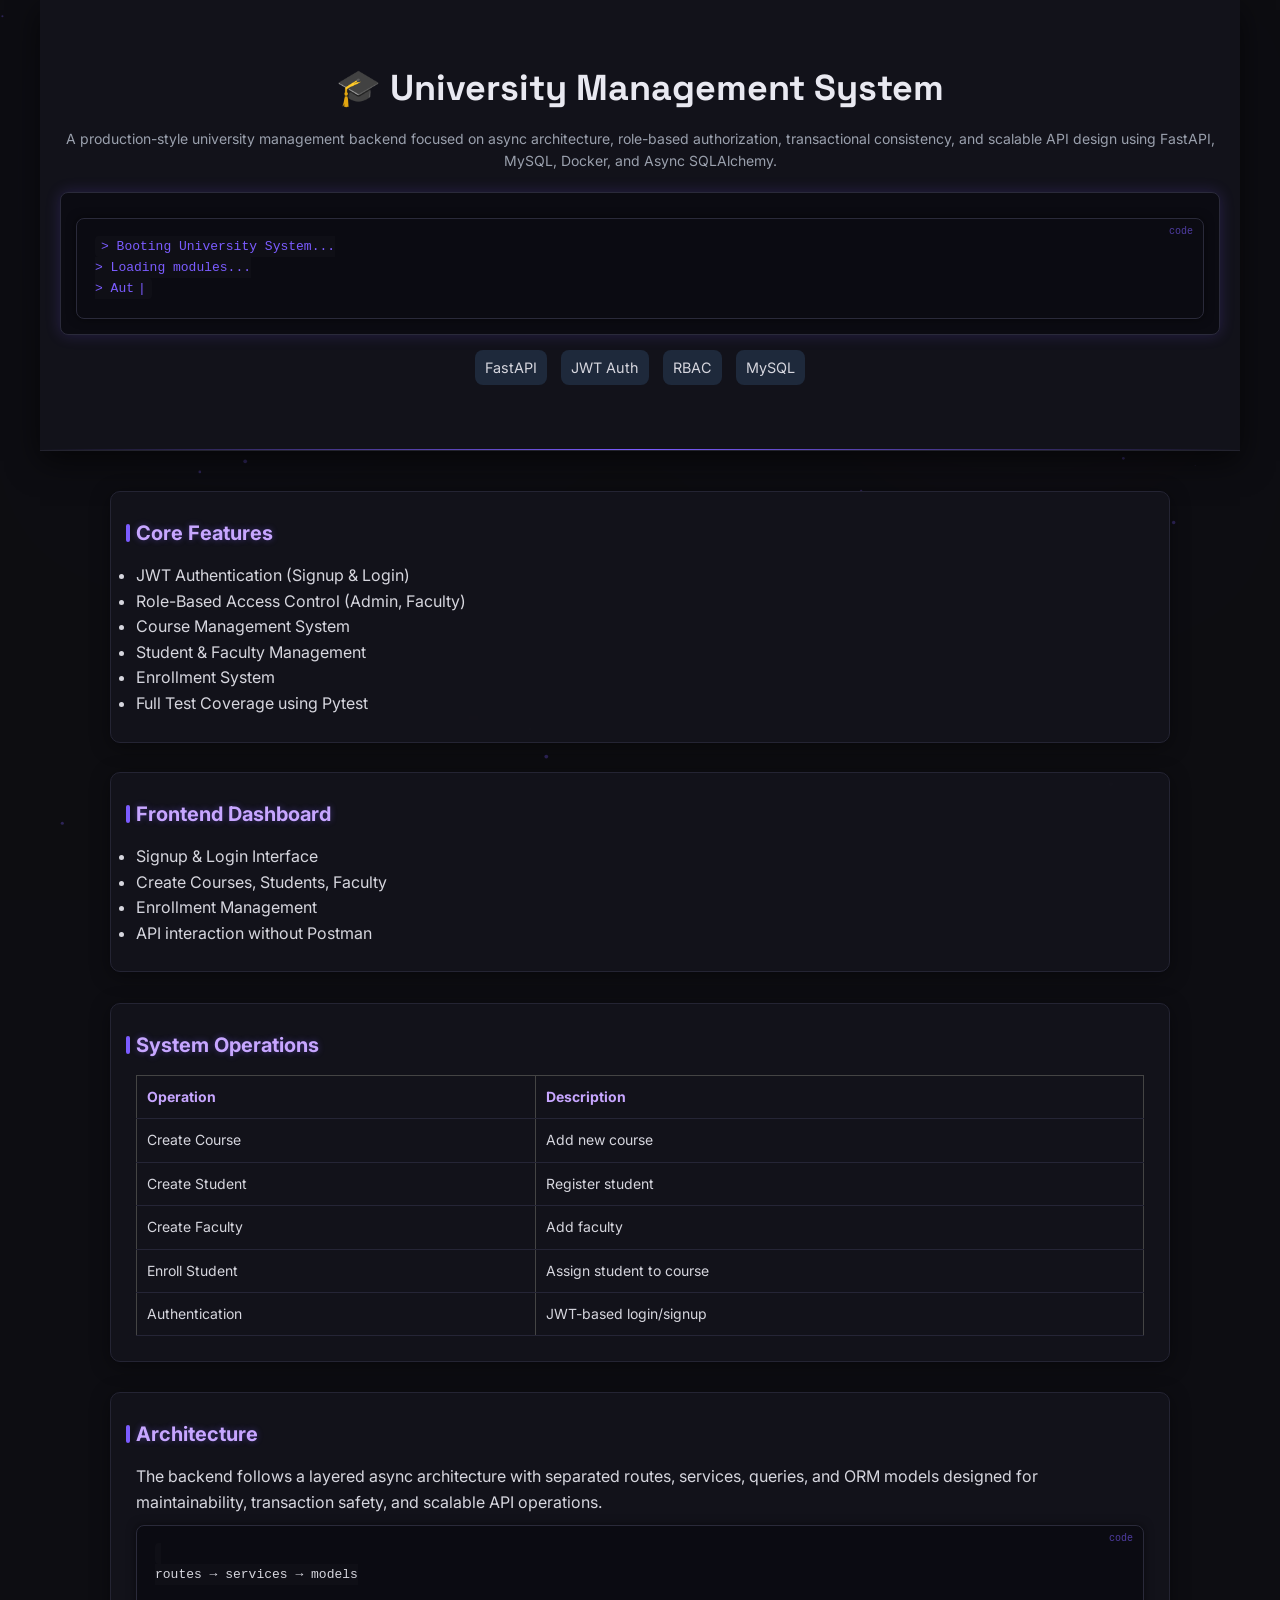
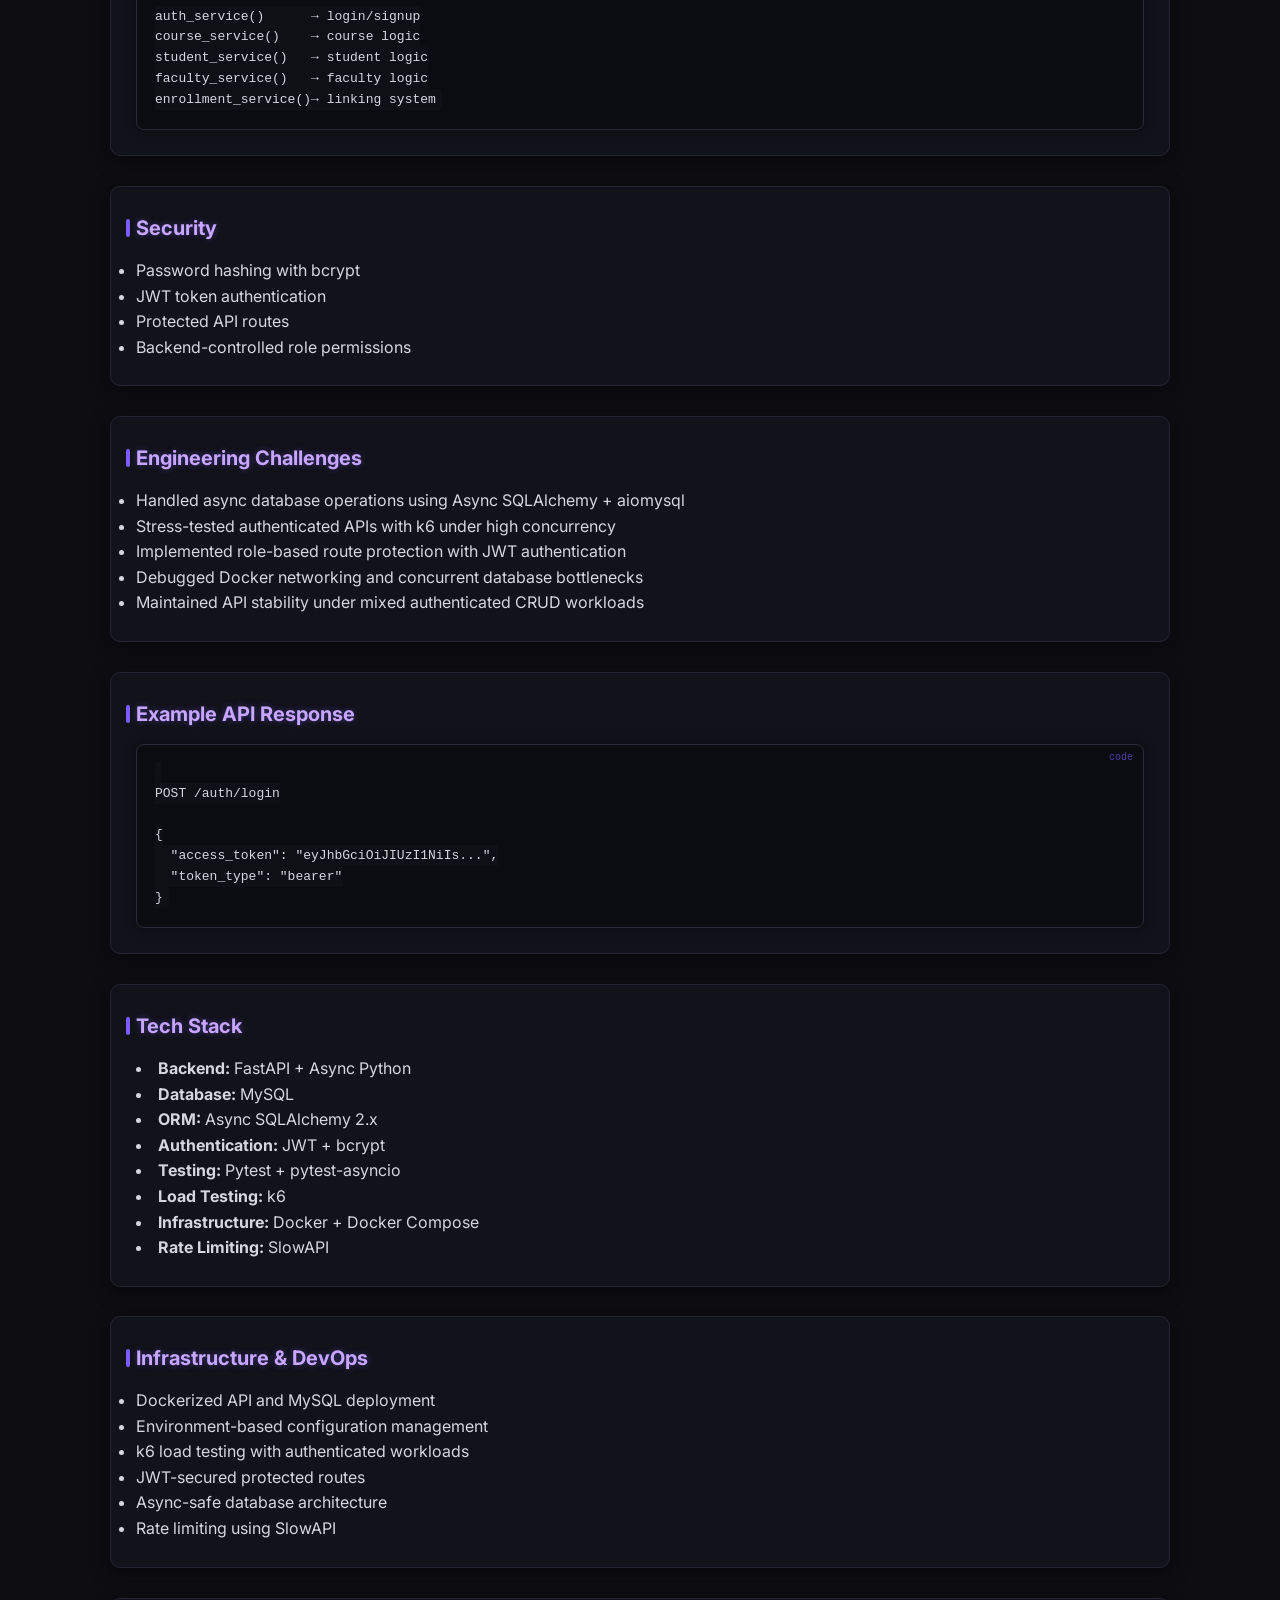
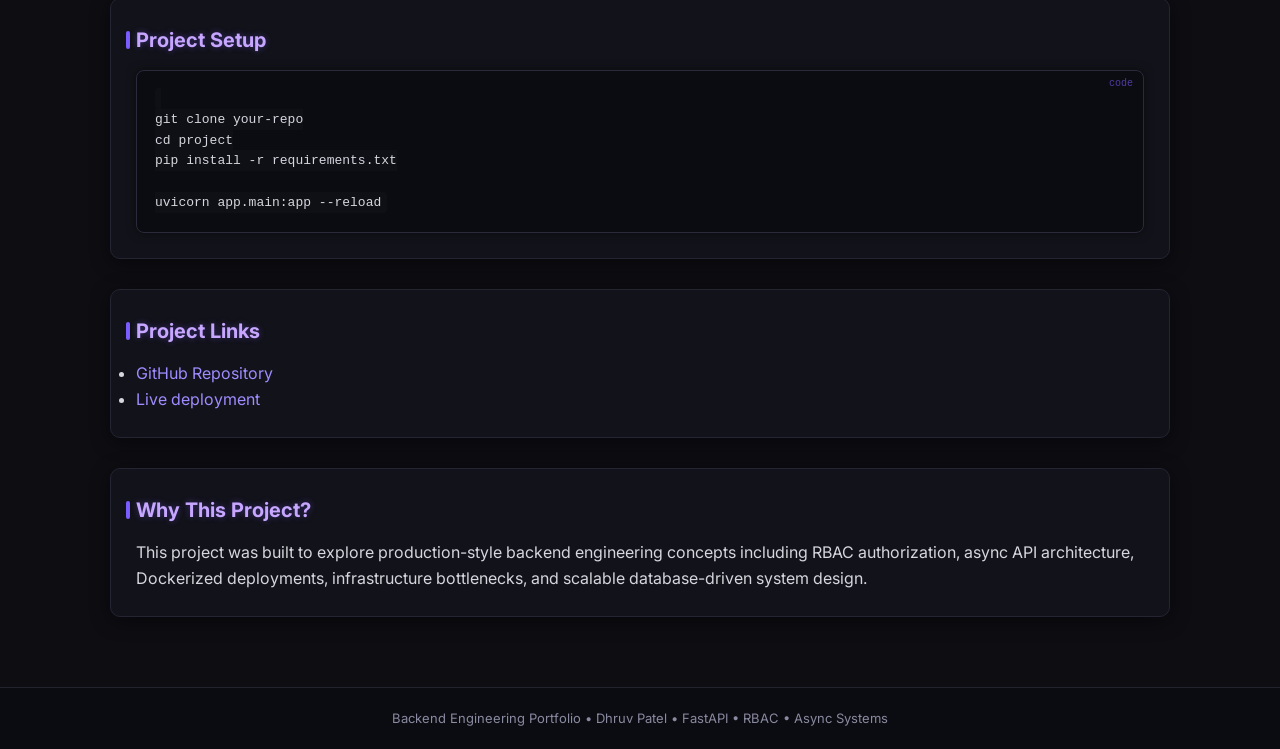
<file: universitymanagement.html>
<!DOCTYPE html>
<html lang="en">

<head>
    <meta charset="UTF-8">
    <meta name="viewport" content="width=device-width, initial-scale=1.0">
    <title>University Management System</title>
    <link rel="stylesheet" href="style.css">
</head>

<body>


    <canvas id="particles"></canvas>

    <header>
        <h1>🎓 University Management System</h1>

        <p>
            A production-style university management backend focused on async architecture,
            role-based authorization, transactional consistency, and scalable API design
            using FastAPI, MySQL, Docker, and Async SQLAlchemy.
        </p>

        <div class="terminal">
            <pre><code id="typing"></code></pre>
        </div>

        <div class="badges">
            <span>FastAPI</span>
            <span>JWT Auth</span>
            <span>RBAC</span>
            <span>MySQL</span>
        </div>
    </header>

    <main>

        <section>
            <h2>Core Features</h2>
            <ul>
                <li>JWT Authentication (Signup & Login)</li>
                <li>Role-Based Access Control (Admin, Faculty)</li>
                <li>Course Management System</li>
                <li>Student & Faculty Management</li>
                <li>Enrollment System</li>
                <li>Full Test Coverage using Pytest</li>
            </ul>
        </section>

        <section>
            <h2>Frontend Dashboard</h2>
            <ul>
                <li>Signup & Login Interface</li>
                <li>Create Courses, Students, Faculty</li>
                <li>Enrollment Management</li>
                <li>API interaction without Postman</li>
            </ul>
        </section>

        <section>
            <h2>System Operations</h2>
            <table>
                <tr>
                    <th>Operation</th>
                    <th>Description</th>
                </tr>
                <tr>
                    <td>Create Course</td>
                    <td>Add new course</td>
                </tr>
                <tr>
                    <td>Create Student</td>
                    <td>Register student</td>
                </tr>
                <tr>
                    <td>Create Faculty</td>
                    <td>Add faculty</td>
                </tr>
                <tr>
                    <td>Enroll Student</td>
                    <td>Assign student to course</td>
                </tr>
                <tr>
                    <td>Authentication</td>
                    <td>JWT-based login/signup</td>
                </tr>
            </table>
        </section>

        <section>
            <h2>Architecture</h2>

            <p>
                The backend follows a layered async architecture with separated routes,
                services, queries, and ORM models designed for maintainability,
                transaction safety, and scalable API operations.
            </p>

            <pre><code>
routes → services → models

auth_service()      → login/signup
course_service()    → course logic
student_service()   → student logic
faculty_service()   → faculty logic
enrollment_service()→ linking system
</code></pre>
        </section>

        <section>

            <h2>Security</h2>
            <ul>
                <li>Password hashing with bcrypt</li>
                <li>JWT token authentication</li>
                <li>Protected API routes</li>
                <li>Backend-controlled role permissions</li>
            </ul>

        </section>

        <section>

            <h2>Engineering Challenges</h2>

            <ul>
                <li>Handled async database operations using Async SQLAlchemy + aiomysql</li>
                <li>Stress-tested authenticated APIs with k6 under high concurrency</li>
                <li>Implemented role-based route protection with JWT authentication</li>
                <li>Debugged Docker networking and concurrent database bottlenecks</li>
                <li>Maintained API stability under mixed authenticated CRUD workloads</li>
            </ul>
            
        </section>

        <section>
            <h2>Example API Response</h2>

            <pre><code>
POST /auth/login

{
  "access_token": "eyJhbGciOiJIUzI1NiIs...",
  "token_type": "bearer"
}
</code></pre>

        </section>

        <section>

            <h2>Tech Stack</h2>

                <li><strong>Backend:</strong> FastAPI + Async Python</li>
                <li><strong>Database:</strong> MySQL</li>
                <li><strong>ORM:</strong> Async SQLAlchemy 2.x</li>
                <li><strong>Authentication:</strong> JWT + bcrypt</li>
                <li><strong>Testing:</strong> Pytest + pytest-asyncio</li>
                <li><strong>Load Testing:</strong> k6</li>
                <li><strong>Infrastructure:</strong> Docker + Docker Compose</li>
                <li><strong>Rate Limiting:</strong> SlowAPI</li>

        </section>

        <section>

            <h2>Infrastructure & DevOps</h2>

            <ul>
                <li>Dockerized API and MySQL deployment</li>
                <li>Environment-based configuration management</li>
                <li>k6 load testing with authenticated workloads</li>
                <li>JWT-secured protected routes</li>
                <li>Async-safe database architecture</li>
                <li>Rate limiting using SlowAPI</li>
            </ul>

        </section>

        <section>
            <h2>Project Setup</h2>

            <pre><code>
git clone your-repo
cd project
pip install -r requirements.txt

uvicorn app.main:app --reload
</code></pre>

        </section>

        <section id="link">

            <h2>Project Links</h2>

            <ul>
                <li>
                    <a href="https://github.com/Dhruv-Cmds/University-Management" target="_blank">
                        GitHub Repository
                    </a>
                </li>
                <li>
                    <a href="https://ums.dhruvcore.com/" target="_blank">
                        Live deployment
                    </a>
                </li>
            </ul>

        </section>

        <section>

            <h2>Why This Project?</h2>

            <p>
                This project was built to explore production-style backend engineering concepts
                including RBAC authorization, async API architecture, Dockerized deployments,
                infrastructure bottlenecks, and scalable database-driven system design.
            </p>

        </section>

    </main>

    <footer>
        <p>
            Backend Engineering Portfolio • Dhruv Patel • FastAPI • RBAC • Async Systems
        </p>
    </footer>

    <!-- PARTICLES -->
    <script>
        const canvas = document.getElementById("particles");
        const ctx = canvas.getContext("2d");

        canvas.width = window.innerWidth;
        canvas.height = window.innerHeight;

        let particles = [];

        for (let i = 0; i < 80; i++) {
            particles.push({
                x: Math.random() * canvas.width,
                y: Math.random() * canvas.height,
                r: Math.random() * 2,
                dx: (Math.random() - 0.5) * 0.5,
                dy: (Math.random() - 0.5) * 0.5
            });
        }

        function draw() {
            ctx.clearRect(0, 0, canvas.width, canvas.height);

            particles.forEach(p => {
                ctx.beginPath();
                ctx.arc(p.x, p.y, p.r, 0, Math.PI * 2);
                ctx.fillStyle = "#7b5cff";
                ctx.fill();

                p.x += p.dx;
                p.y += p.dy;

                if (p.x < 0 || p.x > canvas.width) p.dx *= -1;
                if (p.y < 0 || p.y > canvas.height) p.dy *= -1;
            });

            requestAnimationFrame(draw);
        }

        draw();
    </script>

    <!-- TERMINAL -->
    <script>
        const lines = [
            "> Booting University System...",
            "> Loading modules...",
            "> Auth ✓",
            "> Courses ✓",
            "> Students ✓",
            "> Ready 🚀"
        ];

        let i = 0, j = 0;
        const el = document.getElementById("typing");

        function type() {
            if (i < lines.length) {
                if (j < lines[i].length) {
                    el.innerHTML += lines[i].charAt(j);
                    j++;
                    setTimeout(type, 30);
                } else {
                    el.innerHTML += "\n";
                    i++; j = 0;
                    setTimeout(type, 200);
                }
            }
        }
        type();
    </script>

</body>

</html>
</file>
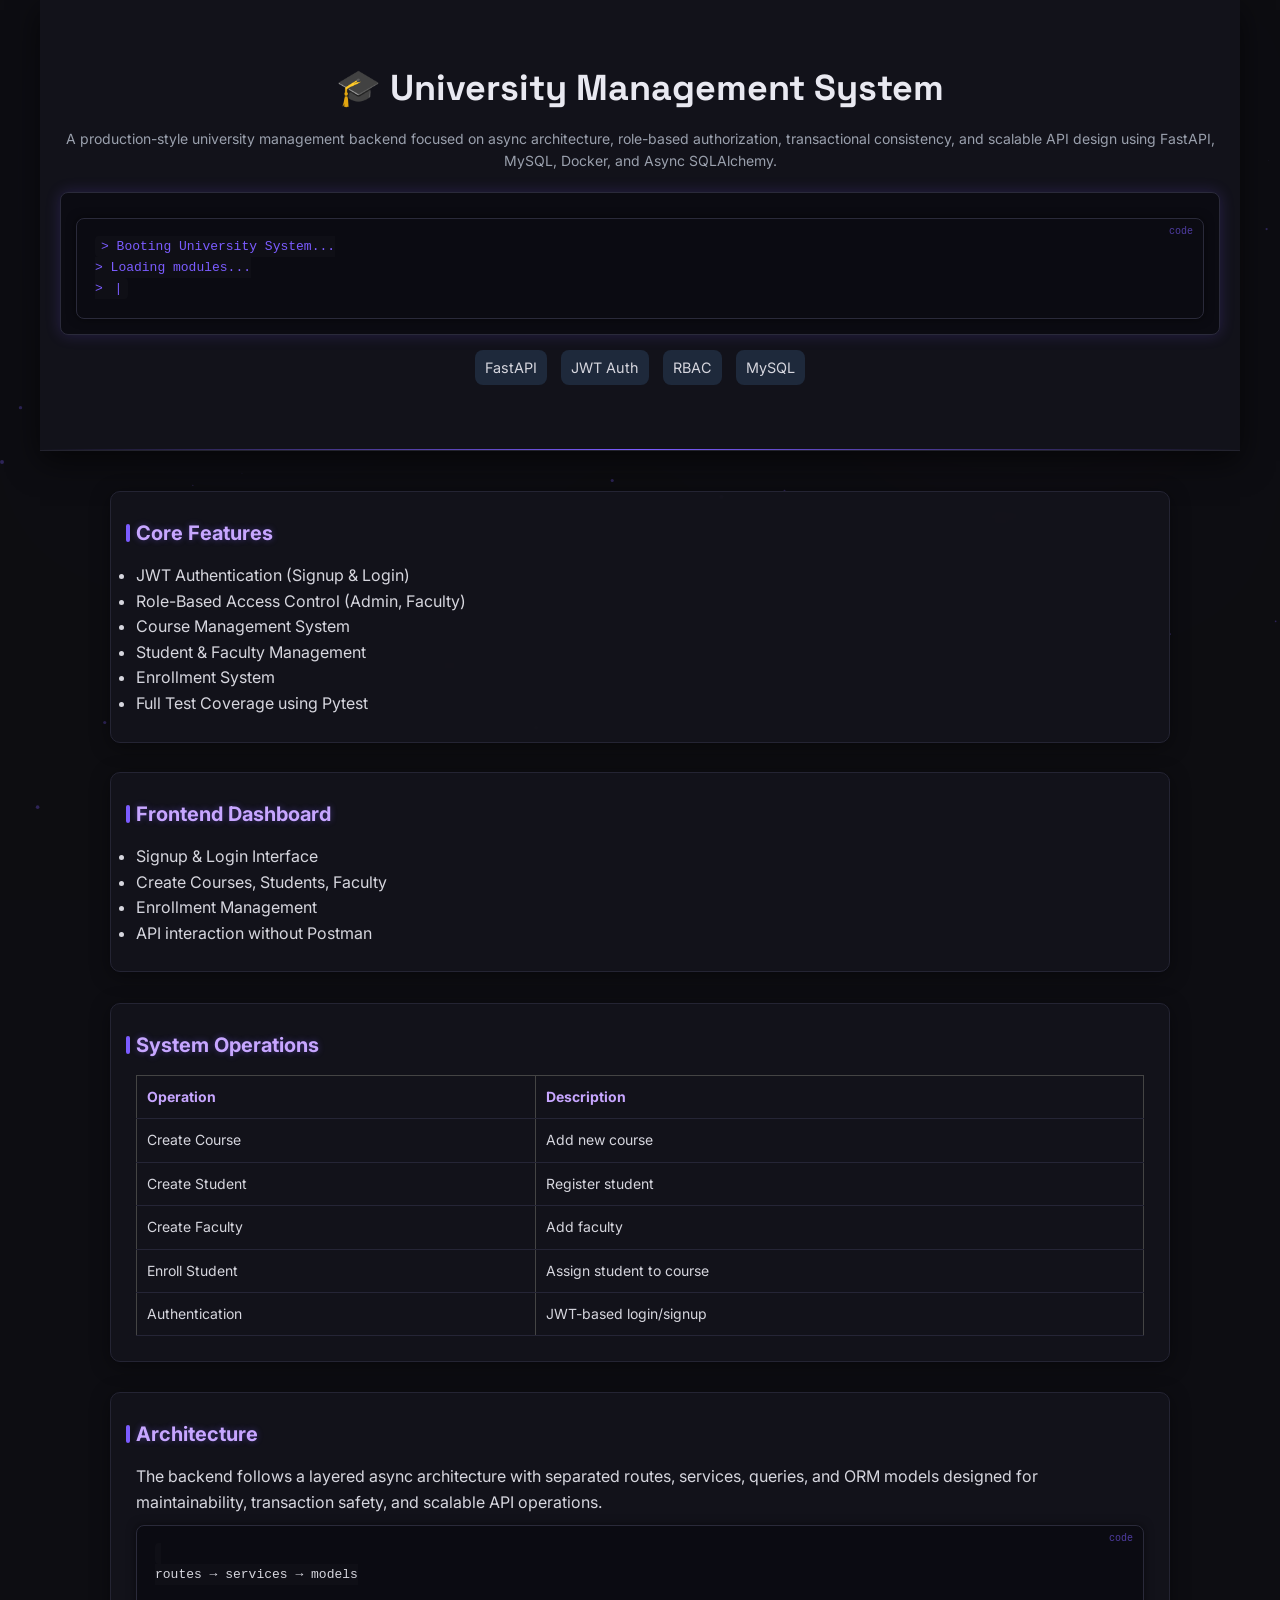
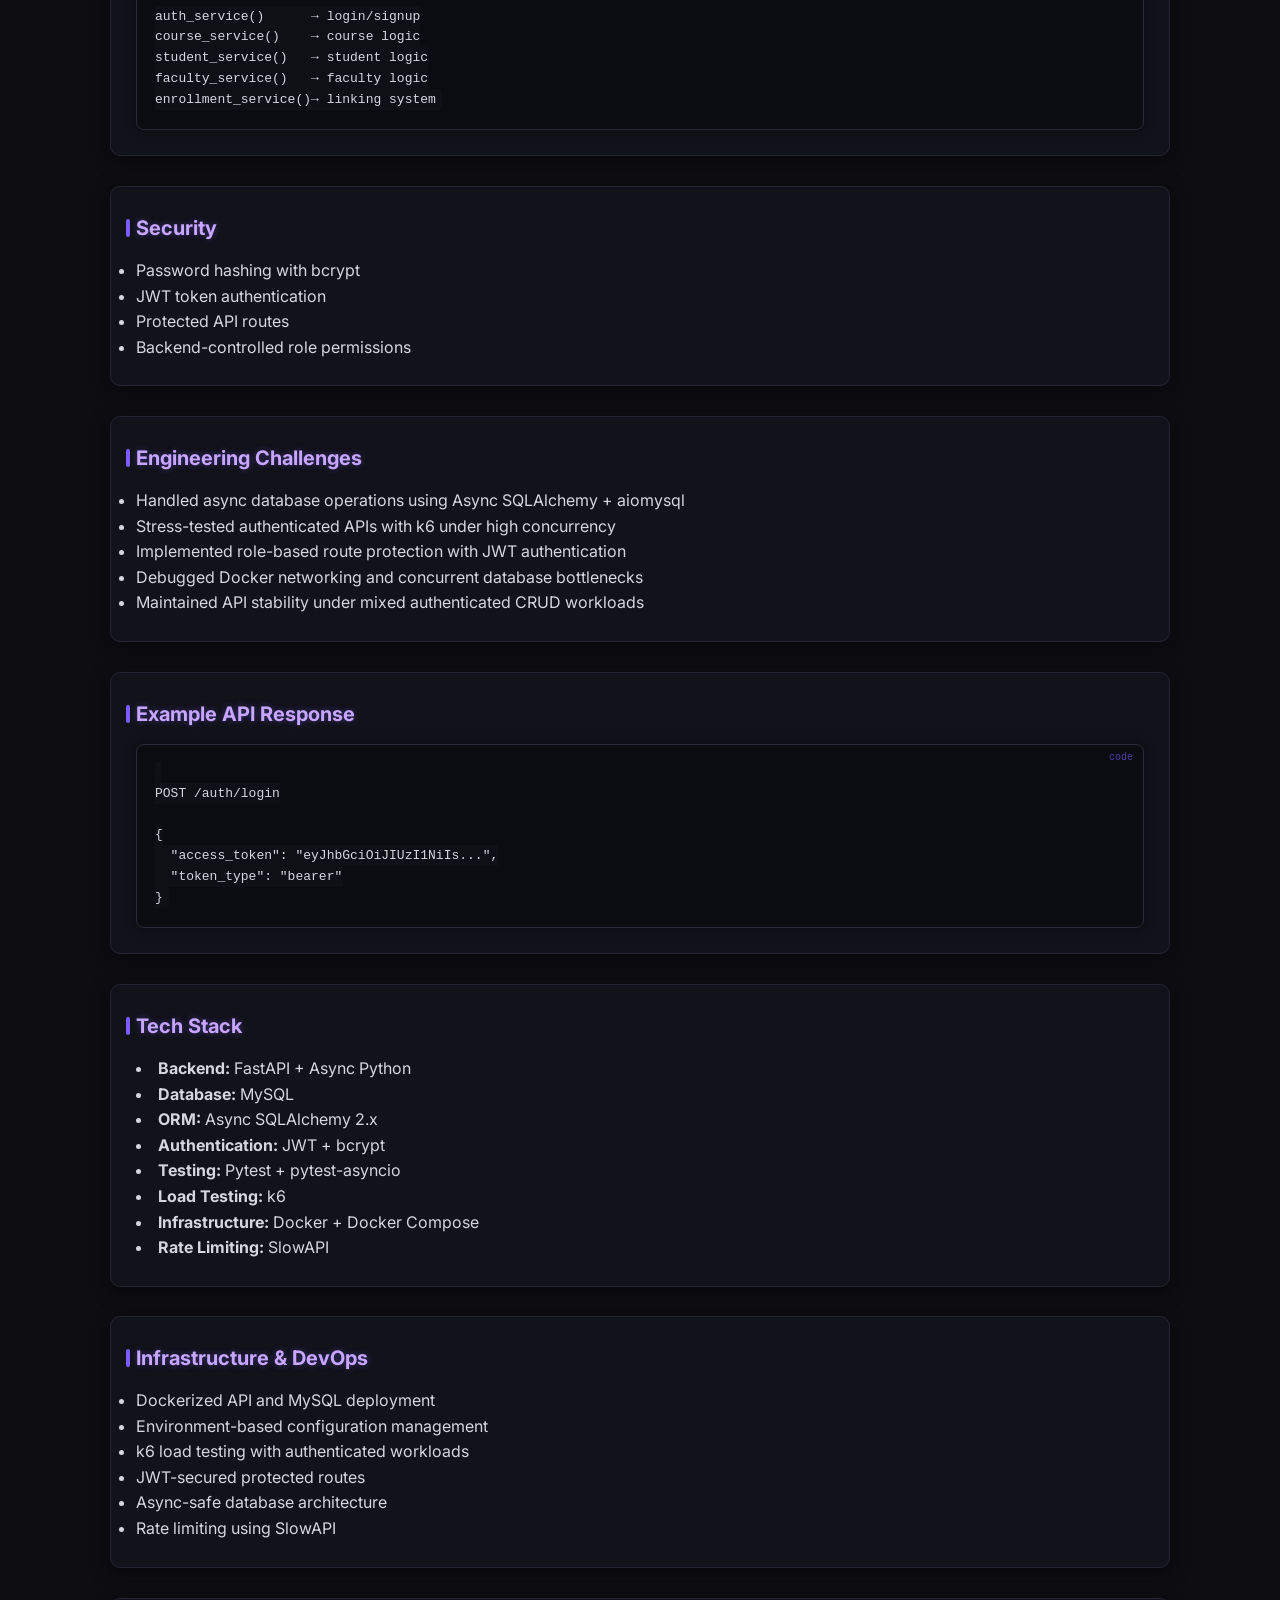
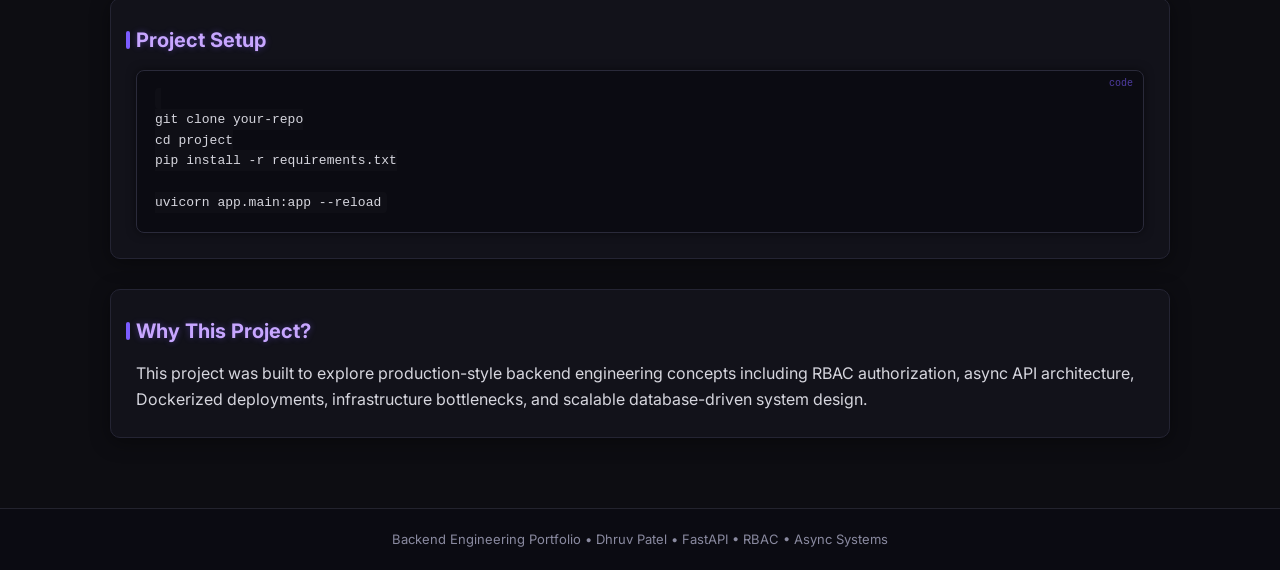
<file: universitymangement.html>
<!DOCTYPE html>
<html lang="en">

<head>
    <meta charset="UTF-8">
    <meta name="viewport" content="width=device-width, initial-scale=1.0">
    <title>University Management System</title>
    <link rel="stylesheet" href="style.css">
</head>

<body>


    <canvas id="particles"></canvas>

    <header>
        <h1>🎓 University Management System</h1>

        <p>
            A production-style university management backend focused on async architecture,
            role-based authorization, transactional consistency, and scalable API design
            using FastAPI, MySQL, Docker, and Async SQLAlchemy.
        </p>

        <div class="terminal">
            <pre><code id="typing"></code></pre>
        </div>

        <div class="badges">
            <span>FastAPI</span>
            <span>JWT Auth</span>
            <span>RBAC</span>
            <span>MySQL</span>
        </div>
    </header>

    <main>

        <section>
            <h2>Core Features</h2>
            <ul>
                <li>JWT Authentication (Signup & Login)</li>
                <li>Role-Based Access Control (Admin, Faculty)</li>
                <li>Course Management System</li>
                <li>Student & Faculty Management</li>
                <li>Enrollment System</li>
                <li>Full Test Coverage using Pytest</li>
            </ul>
        </section>

        <section>
            <h2>Frontend Dashboard</h2>
            <ul>
                <li>Signup & Login Interface</li>
                <li>Create Courses, Students, Faculty</li>
                <li>Enrollment Management</li>
                <li>API interaction without Postman</li>
            </ul>
        </section>

        <section>
            <h2>System Operations</h2>
            <table>
                <tr>
                    <th>Operation</th>
                    <th>Description</th>
                </tr>
                <tr>
                    <td>Create Course</td>
                    <td>Add new course</td>
                </tr>
                <tr>
                    <td>Create Student</td>
                    <td>Register student</td>
                </tr>
                <tr>
                    <td>Create Faculty</td>
                    <td>Add faculty</td>
                </tr>
                <tr>
                    <td>Enroll Student</td>
                    <td>Assign student to course</td>
                </tr>
                <tr>
                    <td>Authentication</td>
                    <td>JWT-based login/signup</td>
                </tr>
            </table>
        </section>

        <section>
            <h2>Architecture</h2>

            <p>
                The backend follows a layered async architecture with separated routes,
                services, queries, and ORM models designed for maintainability,
                transaction safety, and scalable API operations.
            </p>

            <pre><code>
routes → services → models

auth_service()      → login/signup
course_service()    → course logic
student_service()   → student logic
faculty_service()   → faculty logic
enrollment_service()→ linking system
</code></pre>
        </section>

        <section>

            <h2>Security</h2>
            <ul>
                <li>Password hashing with bcrypt</li>
                <li>JWT token authentication</li>
                <li>Protected API routes</li>
                <li>Backend-controlled role permissions</li>
            </ul>

        </section>

        <section>

            <h2>Engineering Challenges</h2>

            <ul>
                <li>Handled async database operations using Async SQLAlchemy + aiomysql</li>
                <li>Stress-tested authenticated APIs with k6 under high concurrency</li>
                <li>Implemented role-based route protection with JWT authentication</li>
                <li>Debugged Docker networking and concurrent database bottlenecks</li>
                <li>Maintained API stability under mixed authenticated CRUD workloads</li>
            </ul>
            
        </section>

        <section>
            <h2>Example API Response</h2>

            <pre><code>
POST /auth/login

{
  "access_token": "eyJhbGciOiJIUzI1NiIs...",
  "token_type": "bearer"
}
</code></pre>

        </section>

        <section>

            <h2>Tech Stack</h2>

                <li><strong>Backend:</strong> FastAPI + Async Python</li>
                <li><strong>Database:</strong> MySQL</li>
                <li><strong>ORM:</strong> Async SQLAlchemy 2.x</li>
                <li><strong>Authentication:</strong> JWT + bcrypt</li>
                <li><strong>Testing:</strong> Pytest + pytest-asyncio</li>
                <li><strong>Load Testing:</strong> k6</li>
                <li><strong>Infrastructure:</strong> Docker + Docker Compose</li>
                <li><strong>Rate Limiting:</strong> SlowAPI</li>

        </section>

        <section>

            <h2>Infrastructure & DevOps</h2>

            <ul>
                <li>Dockerized API and MySQL deployment</li>
                <li>Environment-based configuration management</li>
                <li>k6 load testing with authenticated workloads</li>
                <li>JWT-secured protected routes</li>
                <li>Async-safe database architecture</li>
                <li>Rate limiting using SlowAPI</li>
            </ul>

        </section>

        <section>
            <h2>Project Setup</h2>

            <pre><code>
git clone your-repo
cd project
pip install -r requirements.txt

uvicorn app.main:app --reload
</code></pre>

        </section>

        <section>

            <h2>Why This Project?</h2>

            <p>
                This project was built to explore production-style backend engineering concepts
                including RBAC authorization, async API architecture, Dockerized deployments,
                infrastructure bottlenecks, and scalable database-driven system design.
            </p>

        </section>

    </main>

    <footer>
        <p>
            Backend Engineering Portfolio • Dhruv Patel • FastAPI • RBAC • Async Systems
        </p>
    </footer>

    <!-- PARTICLES -->
    <script>
        const canvas = document.getElementById("particles");
        const ctx = canvas.getContext("2d");

        canvas.width = window.innerWidth;
        canvas.height = window.innerHeight;

        let particles = [];

        for (let i = 0; i < 80; i++) {
            particles.push({
                x: Math.random() * canvas.width,
                y: Math.random() * canvas.height,
                r: Math.random() * 2,
                dx: (Math.random() - 0.5) * 0.5,
                dy: (Math.random() - 0.5) * 0.5
            });
        }

        function draw() {
            ctx.clearRect(0, 0, canvas.width, canvas.height);

            particles.forEach(p => {
                ctx.beginPath();
                ctx.arc(p.x, p.y, p.r, 0, Math.PI * 2);
                ctx.fillStyle = "#7b5cff";
                ctx.fill();

                p.x += p.dx;
                p.y += p.dy;

                if (p.x < 0 || p.x > canvas.width) p.dx *= -1;
                if (p.y < 0 || p.y > canvas.height) p.dy *= -1;
            });

            requestAnimationFrame(draw);
        }

        draw();
    </script>

    <!-- TERMINAL -->
    <script>
        const lines = [
            "> Booting University System...",
            "> Loading modules...",
            "> Auth ✓",
            "> Courses ✓",
            "> Students ✓",
            "> Ready 🚀"
        ];

        let i = 0, j = 0;
        const el = document.getElementById("typing");

        function type() {
            if (i < lines.length) {
                if (j < lines[i].length) {
                    el.innerHTML += lines[i].charAt(j);
                    j++;
                    setTimeout(type, 30);
                } else {
                    el.innerHTML += "\n";
                    i++; j = 0;
                    setTimeout(type, 200);
                }
            }
        }
        type();
    </script>

</body>

</html>
</file>
<file: style.css>
@import url('https://fonts.googleapis.com/css2?family=Inter:wght@300;400;500;600&family=Space+Grotesk:wght@500&display=swap');

/* =========================
   RESET
========================= */

* {
  margin: 0;
  padding: 0;
  box-sizing: border-box;
  scroll-behavior: smooth;
}

/* =========================
   SMOOTH SCROLL
========================= */

html {
  scroll-behavior: smooth;
}

/* =========================
   BODY
========================= */

body {
  font-family: 'Inter', sans-serif;
  background: #0d0d12;
  color: #d6d6de;
  line-height: 1.6;
  min-height: 100vh;
  display: flex;
  flex-direction: column;
  animation: fadeInPage .6s ease;
}

@keyframes fadeInPage {
  from { opacity: 0; }
  to   { opacity: 1; }
}

/* Glow background effect */
body::before {
  content: "";
  position: fixed;
  top: 0;
  left: 0;
  width: 100%;
  height: 100%;
  background:
    radial-gradient(circle at 20% 20%, rgba(123,92,255,0.08), transparent 40%),
    radial-gradient(circle at 80% 30%, rgba(199,166,255,0.06), transparent 40%);
  filter: blur(40px);
  opacity: 0.7;
  z-index: -1;
  pointer-events: none;
}

/* Slight overlay for depth */
body::after {
  content: "";
  position: fixed;
  top: 0;
  left: 0;
  width: 100%;
  height: 100%;
  background: rgba(13,13,18,0.7);
  z-index: -1;
}

/* =========================
   HEADER
========================= */

header {
  background: #12121a;
  text-align: center;
  padding: 60px 20px;
  border-bottom: 1px solid #23232e;
  max-width: 1200px;
  margin: 0 auto;
  width: 100%;
  box-shadow: 0 10px 30px rgba(0,0,0,0.6);
  position: relative;
  overflow: hidden;
}

header::after {
  content: "";
  position: absolute;
  bottom: 0;
  left: 0;
  width: 100%;
  height: 1px;
  background: linear-gradient(90deg, transparent, #7b5cff, transparent);
}

header h1 {
  font-family: 'Space Grotesk', sans-serif;
  font-size: 36px;
  margin-bottom: 10px;
  color: #e9e9f1;
}

header p {
  color: #9aa0ad;
  font-size: 14px;
}

/* =========================
   NAVBAR
========================= */

nav {
  background: rgba(16,16,23,0.85);
  backdrop-filter: blur(10px);
  border-bottom: 1px solid #23232e;
  position: sticky;
  top: 0;
  z-index: 100;
}

nav ul {
  display: flex;
  justify-content: center;
  flex-wrap: wrap;
  gap: 25px;
  padding: 14px;
  list-style: none;
}

nav a {
  text-decoration: none;
  color: #a8a8b8;
  font-size: 14px;
  transition: .2s;
  position: relative;
}

nav a::after {
  content: "";
  position: absolute;
  left: 0;
  bottom: -4px;
  width: 0%;
  height: 2px;
  background: #7b5cff;
  transition: .3s;
}

nav a:hover {
  color: #c7a6ff;
}

nav a:hover::after {
  width: 100%;
}

nav a.active {
  color: #7b5cff;
}

/* =========================
   MAIN LAYOUT
========================= */

main {
  max-width: 1100px;
  margin: auto;
  padding: 40px 20px;
  flex: 1;
}

/* =========================
   SECTIONS
========================= */

section {
  background: rgba(21,21,29,0.85);
  backdrop-filter: blur(10px);
  border: 1px solid #242433;
  border-radius: 10px;
  padding: 25px;
  margin-bottom: 30px;
  width: 100%;
  box-shadow: 0 4px 20px rgba(0,0,0,0.4);
  opacity: 0;
  transform: translateY(20px);
  animation: fadeUp .6s ease forwards;
  will-change: transform, opacity;
  transition: all .25s ease;
}

section:nth-child(1) { animation-delay: .1s; }
section:nth-child(2) { animation-delay: .2s; }
section:nth-child(3) { animation-delay: .3s; }
section:nth-child(4) { animation-delay: .4s; }
section:nth-child(5) { animation-delay: .5s; }

@keyframes fadeUp {
  to {
    opacity: 1;
    transform: translateY(0);
  }
}

section:hover {
  border-color: #7b5cff;
  transform: translateY(-2px);
  box-shadow: 0 10px 25px rgba(123,92,255,0.15);
}

/* =========================
   HEADINGS
========================= */

section h2 {
  margin-bottom: 14px;
  font-size: 20px;
  color: #c7a6ff;
  position: relative;
  text-shadow: 0 0 6px rgba(123,92,255,0.4);
}

section h2::before {
  content: "";
  position: absolute;
  left: -10px;
  top: 50%;
  transform: translateY(-50%);
  width: 4px;
  height: 18px;
  background: #7b5cff;
  border-radius: 2px;
}

section h3 {
  text-align: center;
  margin-top: 12px;
  margin-bottom: 6px;
  color: #9aa0ad;
  font-size: 15px;
}

h3 {
  margin-top: 15px;
}

.left-heading {
  text-align: left;
  font-size: 20px;
}

/* =========================
   ABOUT LIST
========================= */

.about-list {
  padding-left: 20px;
  margin-top: 10px;
}

.about-list li {
  margin-bottom: 6px;
  color: #cbd5e1;
}

/* =========================
   BADGES
========================= */

.badges {
  list-style: none;
  margin-top: 10px;
}

.badges li {
  display: inline-block;
  background: #0f0f16;
  border: 1px solid #2a2a3a;
  padding: 6px 12px;
  border-radius: 7px;
  font-size: 13px;
  margin: 4px;
  color: #d6d6de;
}

.badges span {
  display: inline-block;
  margin: 5px;
  padding: 6px 10px;
  border-radius: 8px;
  background: #1e293b;
  font-size: 0.9rem;
}

.badges span:hover,
.badges li:hover {
  background: #7b5cff;
  color: #fff;
  cursor: pointer;
  transform: translateY(-2px);
}

/* =========================
   SKILLS GRID
========================= */

.skills-grid {
  display: grid;
  grid-template-columns: repeat(auto-fit, minmax(220px, 1fr));
  gap: 20px;
}

.skills-grid :hover {
  border-color: #7b5cff;
  transform: translateY(-2px);
}

.skill-group {
  background: #0f0f16;
  padding: 15px;
  border-radius: 10px;
  border: 1px solid #2a2a3a;
  transition: .25s;
}

.skill-group:hover {
  transform: translateY(-3px);
  border-color: #7b5cff;
  box-shadow: 0 5px 15px rgba(123,92,255,0.1);
}

/* =========================
   PROJECT GRID
========================= */

#projects {
  display: flex;
  flex-direction: column;
  gap: 20px;
}

#projects article {
  display: grid;
  grid-template-columns: repeat(auto-fit, minmax(300px, 1fr));
  gap: 20px;
}

/* menu (ATM OS Library MiniDB) */
#projects nav {
  display: flex;
  justify-content: center;
}

#projects .projects-grid {
  display: grid;
  grid-template-columns: repeat(auto-fit, minmax(300px, 1fr));
  gap: 20px;
}

/* =========================
   PROJECT CARDS
========================= */

.project-card {
  background: #0f0f16;
  border: 1px solid #2a2a3a;
  border-radius: 10px;
  padding: 20px;
  width: 100%;
  position: relative;
  overflow: hidden;
  transition: all .25s ease;
}

.project-card::before {
  content: "";
  position: absolute;
  top: 0;
  left: -100%;
  width: 100%;
  height: 100%;
  background: linear-gradient(120deg, transparent, rgba(123,92,255,0.2), transparent);
  transition: .5s;
}

.project-card:hover {
  transform: translateY(-3px);
  border-color: #7b5cff;
  transition: all .25s ease;
}

.project-card:hover::before {
  left: 100%;
}

.project-card p {
  margin: 10px 0;
  font-size: 14px;
  color: #a8a8b8;
}

.project-card a {
  display: inline-block;
  margin-top: 10px;
  font-size: 13px;
  color: #7b5cff;
}

.project-card a:hover {
  text-decoration: underline;
}

/* =========================
   PREVIEW PANEL
========================= */

.preview {
  position: absolute;
  bottom: -100%;
  left: 0;
  width: 100%;
  background: rgba(0,0,0,0.85);
  padding: 15px;
  transition: .3s;
  font-size: 13px;
}

.project-card:hover .preview {
  bottom: 0;
}

.preview p {
  margin: 0;
  color: #d6d6de;
}

/* =========================
   BUTTONS
========================= */

.btn {
  display: inline-block;
  margin-top: 15px;
  padding: 10px 18px;
  background: #7b5cff;
  color: white;
  border-radius: 6px;
  font-weight: 500;
  text-decoration: none;
  transition: .25s;
  box-shadow: 0 0 10px rgba(123,92,255,0.3);
}

.btn:hover {
  background: #6b4ef0;
  box-shadow: 0 0 18px rgba(123,92,255,0.6);
  transform: translateY(-2px);
}

.btn:active {
  transform: scale(0.96);
}

/* =========================
   LINKS
========================= */

a {
  color: #9f8cff;
  text-decoration: none;
}

a:hover {
  text-decoration: underline;
}

/* =========================
   TABLE
========================= */

table {
  width: 100%;
  border-collapse: collapse;
  table-layout: auto;
}

th, td {
  padding: 10px;
  border: 1px solid #444;
  border-bottom: 1px solid #252536;
  font-size: 14px;
}

th {
  text-align: left;
  color: #c7a6ff;
}

tr:hover {
  background: rgba(123,92,255,0.05);
}

/* =========================
   CODE BLOCKS
========================= */

code {
  background: #0f0f16;
  padding: 3px 6px;
  border-radius: 4px;
  color: #c7a6ff;
}

pre {
  background: #0b0b12;
  border: 1px solid #2a2a3a;
  padding: 18px;
  border-radius: 8px;
  overflow-x: auto;
  margin-top: 10px;
  box-shadow: 0 0 10px rgba(0,0,0,0.5);
  position: relative;
}

pre::before {
  content: "code";
  position: absolute;
  top: 5px;
  right: 10px;
  font-size: 10px;
  color: #7b5cff;
  opacity: 0.6;
}

pre code {
  color: #d6d6de;
}

/* =========================
   IMAGES
========================= */

img {
  max-width: 100%;
  border-radius: 8px;
  box-shadow: 0 4px 15px rgba(0,0,0,0.5);
}

img:hover {
  transform: scale(1.02);
  transition: .3s;
}

/* =========================
   FOOTER
========================= */

footer {
  text-align: center;
  padding: 20px;
  font-size: 13px;
  color: #8a8aa0;
  border-top: 1px solid #23232e;
  background: #0b0b12;
}

/* =========================
   GITHUB STATS
========================= */

.github-stats {
  display: flex;
  justify-content: center;
  margin-top: 20px;
}

.github-stats img {
  max-width: 100%;
  width: 700px;
}

/* =========================
   TERMINAL
========================= */

.terminal {
  margin-top: 20px;
  background: #0b0b12;
  border: 1px solid #2a2a3a;
  padding: 15px;
  border-radius: 8px;
  font-size: 13px;
  text-align: left;
  box-shadow: 0 0 15px rgba(123,92,255,0.2);
}

#typing {
  color: #7b5cff;
}

#typing::after {
  content: "|";
  animation: blink 1s infinite;
  margin-left: 4px;
}

@keyframes blink {
  0%, 100% { opacity: 1; }
  50%       { opacity: 0; }
}

/* =========================
   PARTICLES BACKGROUND
========================= */

#particles {
  position: fixed;
  top: 0;
  left: 0;
  width: 100%;
  height: 100%;
  z-index: -2;
}

/* =========================
   SCROLLBAR
========================= */

::-webkit-scrollbar {
  width: 8px;
}

::-webkit-scrollbar-track {
  background: #0d0d12;
}

::-webkit-scrollbar-thumb {
  background: #2a2a3a;
  border-radius: 10px;
}

::-webkit-scrollbar-thumb:hover {
  background: #7b5cff;
}

/* =========================
   TABLET  (max 1000px)
========================= */

@media (max-width: 1000px) {
  main    { padding: 35px 20px; }
  section { padding: 22px; }
}

/* =========================
   MOBILE  (max 700px)
========================= */

@media (max-width: 700px) {
  nav ul {
    flex-direction: column;
    align-items: center;
    gap: 14px;
  }

  header   { padding: 40px 15px; }
  header h1 { font-size: 28px; }

  main    { padding: 30px 15px; }
  section { padding: 20px; }

  .btn {
    width: 100%;
    text-align: center;
    padding: 12px;
  }

  .project-card:hover { transform: none; }

  .preview {
    position: relative;
    bottom: 0;
    background: transparent;
    padding: 0;
  }
}

/* =========================
   LARGE SCREENS  (min 1400px)
========================= */

@media (min-width: 1400px) {
  main {
    max-width: 1200px;
    margin: 0 auto;
    padding: 40px 20px;
  }
}
</file>
